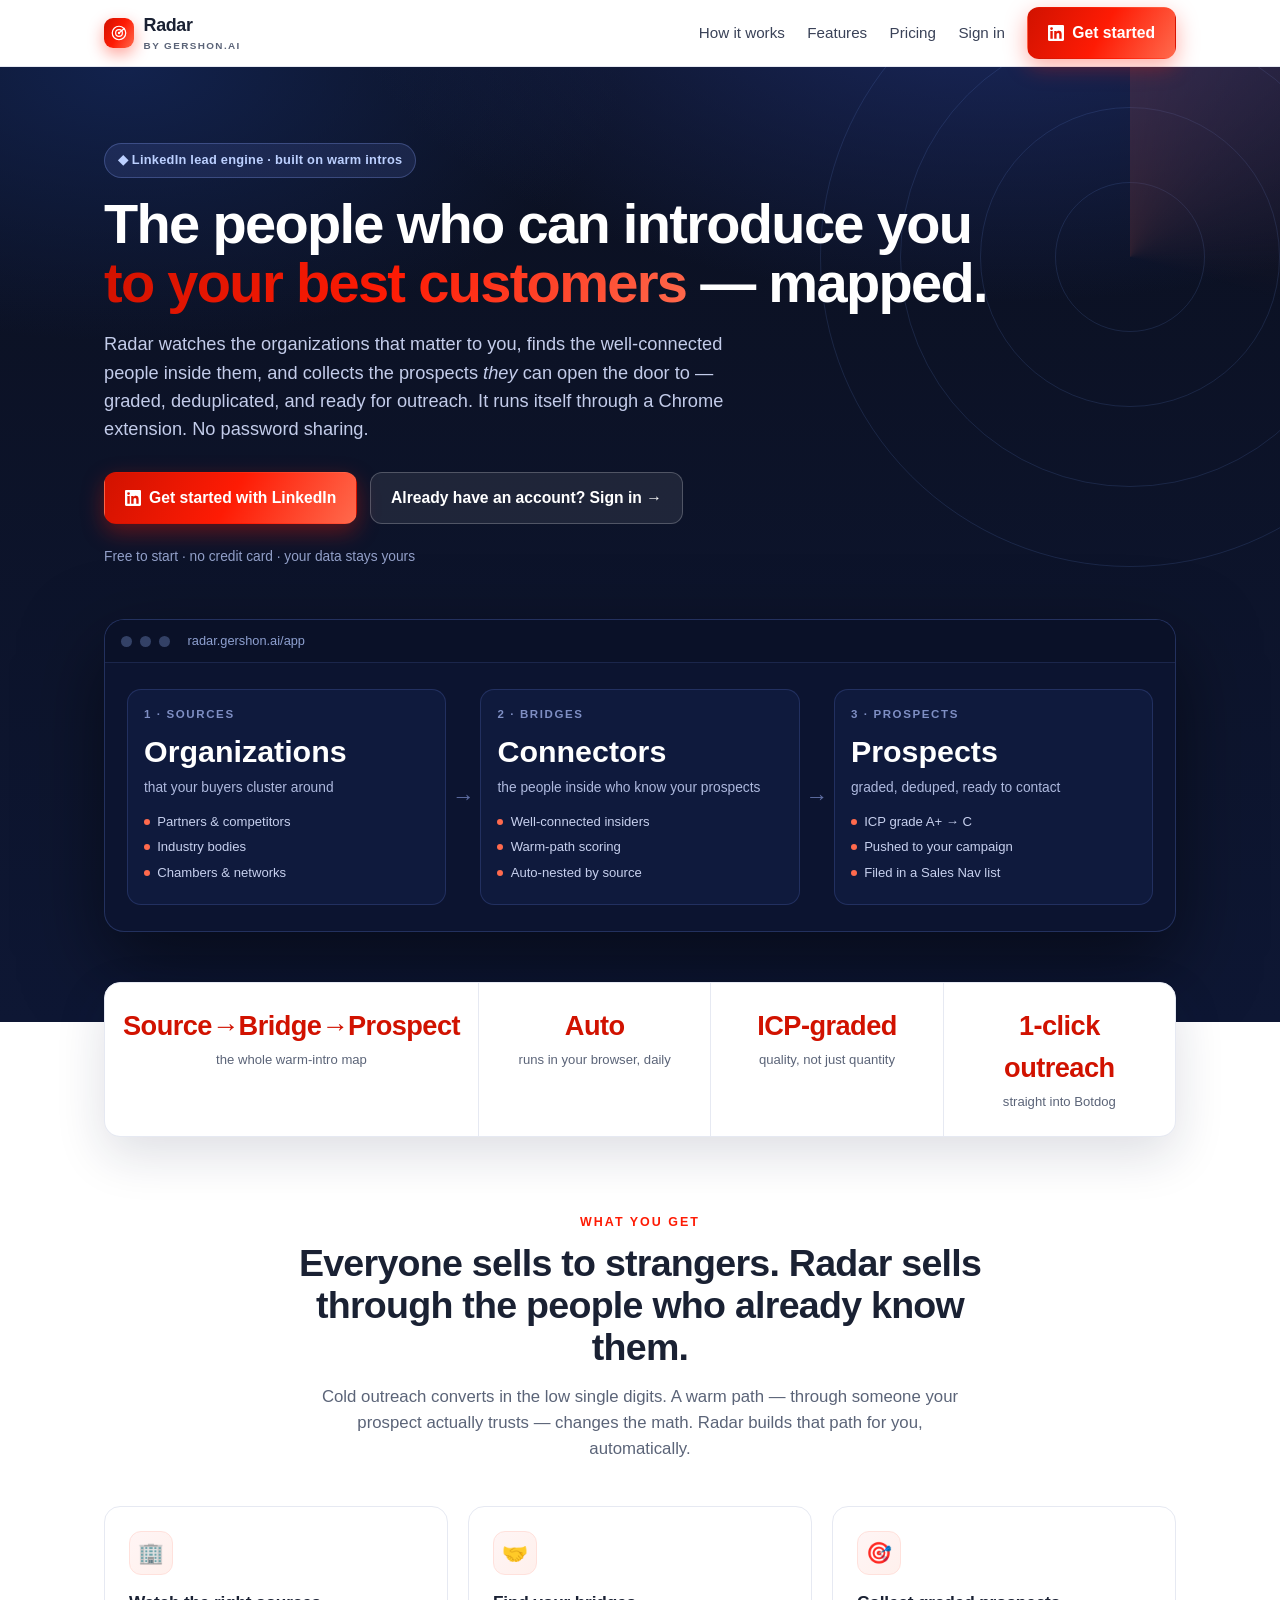
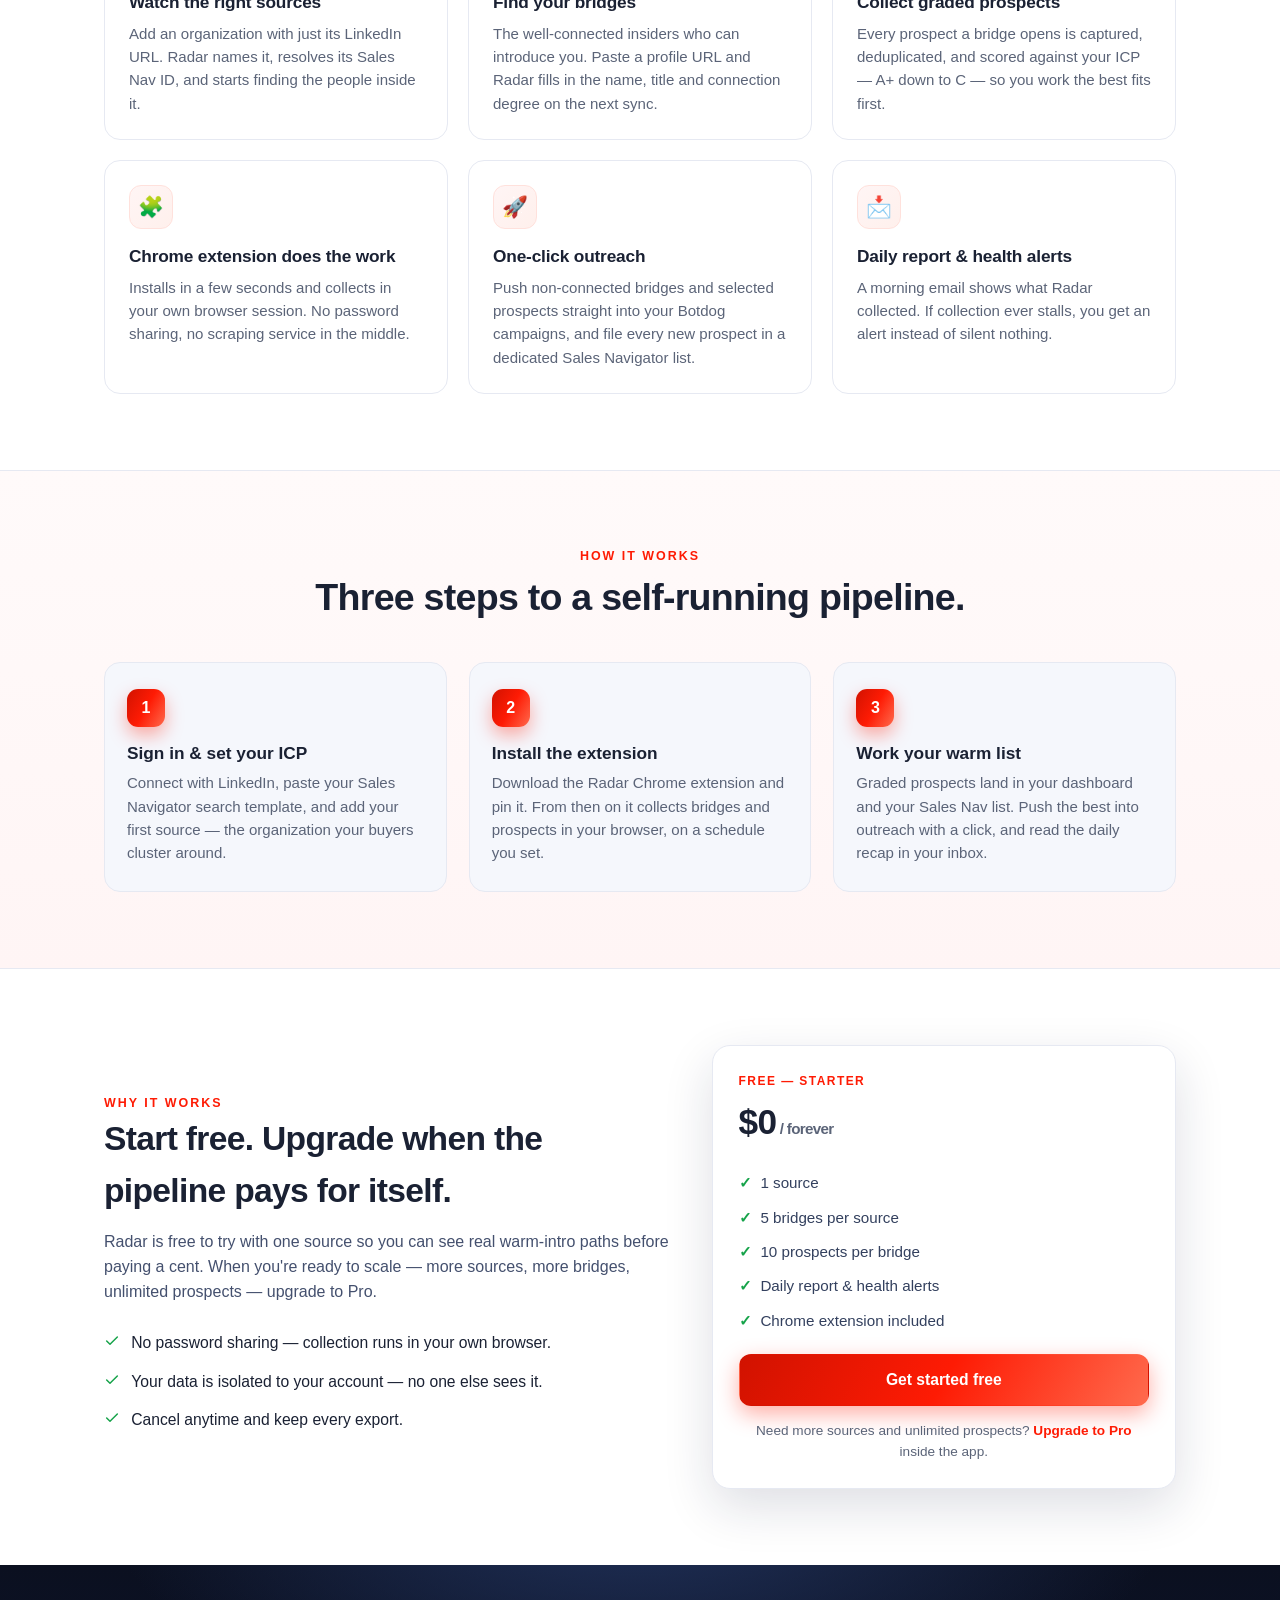
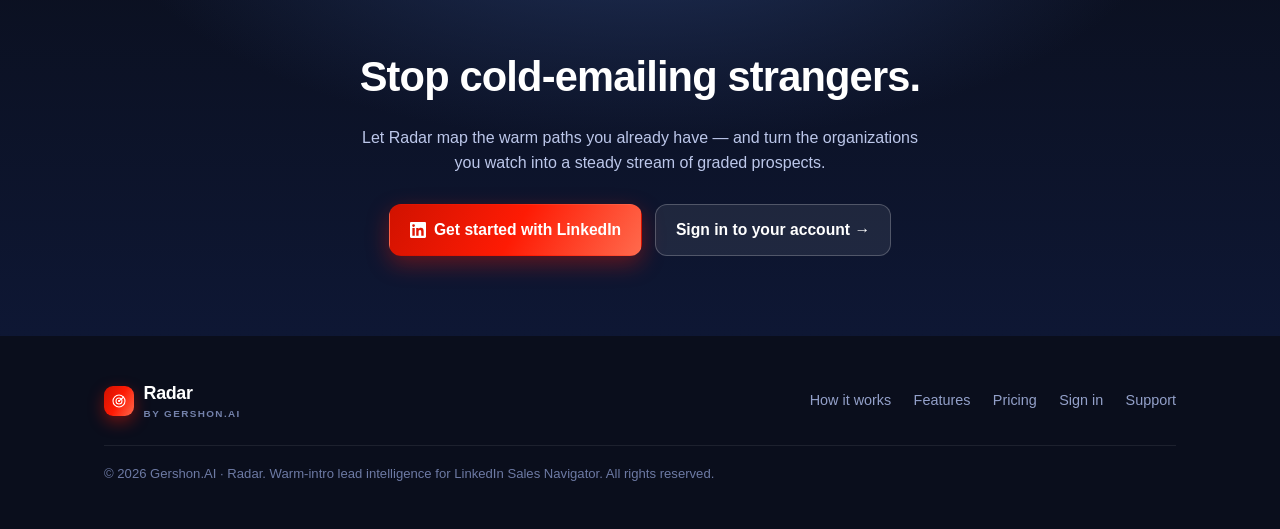
<file: index.html>
<!DOCTYPE html>
<html lang="en">
<head>
<meta charset="UTF-8" />
<meta name="viewport" content="width=device-width, initial-scale=1.0" />
<title>Radar by Gershon.AI — Warm intros to your ideal customers</title>
<meta name="description" content="Radar maps the people who can introduce you to your ideal customers. Watch the right organizations, find the bridges inside them, and collect graded prospects — automatically, through a Chrome extension." />
<meta property="og:title" content="Radar — Warm intros to your ideal customers" />
<meta property="og:description" content="Source → Bridge → Prospect. Radar turns the organizations you watch into a steady stream of graded, ready-to-contact prospects." />
<meta property="og:type" content="website" />
<meta property="og:url" content="https://radar.gershon.ai" />
<link rel="icon" href="/favicon.svg" type="image/svg+xml" />
<style>
  :root{
    --bg:#0b1020; --bg2:#0e1530; --ink:#0b1020; --paper:#ffffff;
    --muted:#5b6478; --line:#e6e9f2; --soft:#f5f7fc;
    --brand:#FE1B04; --brand2:#ff6a4d; --brand-ink:#d11200;
    --grad:linear-gradient(120deg,#d11200 0%,#FE1B04 50%,#ff6a4d 100%);
    --ok:#16a34a; --shadow:0 18px 50px rgba(18,28,64,.14);
    --radius:16px;
  }
  *{box-sizing:border-box}
  html{scroll-behavior:smooth}
  body{margin:0;font-family:-apple-system,BlinkMacSystemFont,"Segoe UI",Inter,Roboto,Helvetica,Arial,sans-serif;color:#1a2133;background:var(--paper);line-height:1.55;-webkit-font-smoothing:antialiased}
  a{color:inherit;text-decoration:none}
  .wrap{max-width:1120px;margin:0 auto;padding:0 24px}
  .btn{display:inline-flex;align-items:center;gap:.5rem;font-weight:600;font-size:.98rem;padding:.8rem 1.25rem;border-radius:12px;border:1px solid transparent;cursor:pointer;transition:.18s;white-space:nowrap}
  .btn-primary{background:var(--grad);color:#fff;box-shadow:0 8px 22px rgba(254,27,4,.35)}
  .btn-primary:hover{transform:translateY(-1px);box-shadow:0 12px 28px rgba(254,27,4,.45)}
  .btn-ghost{background:#fff;border-color:var(--line);color:#1a2133}
  .btn-ghost:hover{border-color:#c8cfe6;background:var(--soft)}
  .btn-lite{background:rgba(255,255,255,.08);border-color:rgba(255,255,255,.22);color:#fff}
  .btn-lite:hover{background:rgba(255,255,255,.16)}
  .li{width:16px;height:16px;flex:none}

  header{position:sticky;top:0;z-index:40;backdrop-filter:saturate(180%) blur(12px);background:rgba(255,255,255,.82);border-bottom:1px solid var(--line)}
  .nav{display:flex;align-items:center;justify-content:space-between;height:66px}
  .brand{display:flex;align-items:center;gap:.6rem;font-weight:800;font-size:1.12rem;letter-spacing:-.02em}
  .brand .dot{width:30px;height:30px;border-radius:9px;background:var(--grad);display:grid;place-items:center;box-shadow:0 6px 16px rgba(254,27,4,.4)}
  .brand small{display:block;font-weight:600;font-size:.62rem;letter-spacing:.14em;color:var(--muted);text-transform:uppercase;margin-top:-2px}
  .nav-links{display:flex;align-items:center;gap:1.4rem}
  .nav-links a.link{color:#3a4258;font-weight:500;font-size:.95rem}
  .nav-links a.link:hover{color:var(--brand-ink)}
  @media(max-width:720px){.nav-links a.link{display:none}}

  .hero{position:relative;overflow:hidden;background:radial-gradient(1200px 600px at 78% -10%,#1b2a63 0,transparent 55%),radial-gradient(900px 500px at 10% 0,#12224d 0,transparent 55%),linear-gradient(180deg,#0b1020,#0e1734);color:#eaf0ff}
  .hero .wrap{padding:76px 24px 90px;position:relative;z-index:2}
  .kicker{display:inline-flex;align-items:center;gap:.5rem;font-size:.8rem;font-weight:600;letter-spacing:.02em;color:#bcd0ff;background:rgba(120,150,255,.12);border:1px solid rgba(140,165,255,.28);padding:.4rem .8rem;border-radius:999px}
  .hero h1{font-size:clamp(2.1rem,5vw,3.5rem);line-height:1.05;letter-spacing:-.03em;margin:1.1rem 0 0;font-weight:800;color:#fff}
  .hero h1 .g{background:var(--grad);-webkit-background-clip:text;background-clip:text;color:transparent}
  .hero p.sub{font-size:1.14rem;color:#c3ccea;max-width:640px;margin:1.1rem 0 0}
  .cta-row{display:flex;flex-wrap:wrap;gap:.8rem;margin-top:1.8rem}
  .trust{margin-top:1.4rem;font-size:.86rem;color:#93a0c9}
  .rings{position:absolute;right:-160px;top:-120px;width:620px;height:620px;opacity:.5;z-index:1;pointer-events:none}
  .rings span{position:absolute;inset:0;margin:auto;border:1px solid rgba(120,160,255,.28);border-radius:50%}
  .rings span:nth-child(1){width:620px;height:620px}
  .rings span:nth-child(2){width:460px;height:460px}
  .rings span:nth-child(3){width:300px;height:300px}
  .rings span:nth-child(4){width:150px;height:150px}
  .sweep{position:absolute;inset:0;margin:auto;width:620px;height:620px;border-radius:50%;background:conic-gradient(from 0deg,rgba(255,106,77,.28),transparent 30%);animation:spin 6s linear infinite}
  @keyframes spin{to{transform:rotate(360deg)}}

  .mock{margin-top:3.2rem;position:relative;z-index:2;background:#0c1430;border:1px solid rgba(120,150,255,.22);border-radius:20px;box-shadow:0 30px 80px rgba(0,0,0,.5);overflow:hidden}
  .mock .bar{display:flex;align-items:center;gap:.5rem;padding:.7rem 1rem;border-bottom:1px solid rgba(120,150,255,.16);background:#0a1128}
  .mock .bar i{width:11px;height:11px;border-radius:50%;background:#334166;display:inline-block}
  .mock .bar .u{margin-left:.6rem;font-size:.8rem;color:#8ea0d0}
  .flow{display:grid;grid-template-columns:1fr auto 1fr auto 1fr;gap:0;align-items:stretch;padding:26px 22px}
  @media(max-width:760px){.flow{grid-template-columns:1fr;gap:14px}.flow .arrow{display:none}}
  .stage{background:#0f1a3d;border:1px solid rgba(120,150,255,.18);border-radius:14px;padding:16px 16px 18px}
  .stage h4{margin:0;font-size:.72rem;letter-spacing:.14em;text-transform:uppercase;color:#7f8fc4}
  .stage .big{font-size:1.9rem;font-weight:800;color:#fff;margin:.25rem 0 .1rem}
  .stage .lbl{font-size:.86rem;color:#aeb9de}
  .stage ul{margin:.7rem 0 0;padding:0;list-style:none;font-size:.82rem;color:#c7d0ee}
  .stage ul li{display:flex;align-items:center;gap:.45rem;padding:.16rem 0}
  .stage ul li::before{content:"";width:6px;height:6px;border-radius:50%;background:var(--brand2)}
  .arrow{display:grid;place-items:center;color:#5f6ea3;font-size:1.4rem;padding:0 6px}

  .stats{display:grid;grid-template-columns:repeat(4,1fr);gap:1px;background:var(--line);border:1px solid var(--line);border-radius:16px;overflow:hidden;margin-top:-40px;position:relative;z-index:5;box-shadow:var(--shadow)}
  @media(max-width:720px){.stats{grid-template-columns:repeat(2,1fr)}}
  .stat{background:#fff;padding:22px 18px;text-align:center}
  .stat b{display:block;font-size:1.7rem;font-weight:800;letter-spacing:-.02em;color:var(--brand-ink)}
  .stat span{font-size:.82rem;color:var(--muted)}

  section.pad{padding:76px 0}
  .eyebrow{text-align:center;font-size:.78rem;font-weight:700;letter-spacing:.16em;text-transform:uppercase;color:var(--brand)}
  h2.sec{text-align:center;font-size:clamp(1.6rem,3.4vw,2.35rem);line-height:1.12;letter-spacing:-.02em;margin:.6rem auto 0;max-width:720px;font-weight:800}
  p.lead{text-align:center;color:var(--muted);max-width:640px;margin:1rem auto 0;font-size:1.05rem}

  .grid3{display:grid;grid-template-columns:repeat(3,1fr);gap:20px;margin-top:44px}
  @media(max-width:900px){.grid3{grid-template-columns:1fr 1fr}}
  @media(max-width:600px){.grid3{grid-template-columns:1fr}}
  .card{background:#fff;border:1px solid var(--line);border-radius:var(--radius);padding:24px;transition:.18s}
  .card:hover{border-color:#c9d2ee;box-shadow:var(--shadow);transform:translateY(-2px)}
  .card .ic{width:44px;height:44px;border-radius:12px;display:grid;place-items:center;font-size:1.3rem;background:linear-gradient(135deg,#fff5f5,#fff0ec);border:1px solid #ffe1dc}
  .card h3{margin:.9rem 0 .35rem;font-size:1.08rem;letter-spacing:-.01em}
  .card p{margin:0;color:var(--muted);font-size:.94rem}

  .steps{display:grid;grid-template-columns:repeat(3,1fr);gap:22px;margin-top:44px}
  @media(max-width:820px){.steps{grid-template-columns:1fr}}
  .step{position:relative;padding:26px 22px;background:var(--soft);border:1px solid var(--line);border-radius:var(--radius)}
  .step .n{width:38px;height:38px;border-radius:11px;background:var(--grad);color:#fff;font-weight:800;display:grid;place-items:center;box-shadow:0 8px 18px rgba(254,27,4,.35)}
  .step h3{margin:.8rem 0 .3rem;font-size:1.08rem}
  .step p{margin:0;color:var(--muted);font-size:.94rem}

  .band{background:linear-gradient(180deg,#fffafa,#fff5f5);border-top:1px solid var(--line);border-bottom:1px solid var(--line)}
  .why{display:grid;grid-template-columns:1.1fr .9fr;gap:40px;align-items:center}
  @media(max-width:820px){.why{grid-template-columns:1fr}}
  .why h2{font-size:clamp(1.5rem,3vw,2.1rem);letter-spacing:-.02em;margin:0 0 .8rem;font-weight:800}
  .why p{color:#44506e;margin:.6rem 0}
  .checklist{list-style:none;margin:1.2rem 0 0;padding:0}
  .checklist li{display:flex;gap:.7rem;align-items:flex-start;padding:.45rem 0;font-size:.98rem}
  .checklist li svg{flex:none;margin-top:2px}
  .pricecard{background:#fff;border:1px solid var(--line);border-radius:18px;box-shadow:var(--shadow);padding:26px}
  .pricecard .tag{font-size:.75rem;font-weight:700;letter-spacing:.12em;text-transform:uppercase;color:var(--brand)}
  .pricecard .amt{font-size:2.2rem;font-weight:800;letter-spacing:-.02em;margin:.3rem 0}
  .pricecard .amt small{font-size:.95rem;font-weight:600;color:var(--muted)}
  .pricecard ul{list-style:none;margin:1rem 0;padding:0}
  .pricecard ul li{display:flex;gap:.55rem;align-items:center;padding:.34rem 0;font-size:.95rem;color:#33405e}
  .pricecard ul li::before{content:"✓";color:var(--ok);font-weight:800}

  .final{background:radial-gradient(900px 420px at 50% -20%,#22345f 0,transparent 60%),linear-gradient(180deg,#0b1020,#0e1734);color:#fff;text-align:center}
  .final .wrap{padding:80px 24px}
  .final h2{font-size:clamp(1.7rem,3.6vw,2.6rem);letter-spacing:-.02em;margin:0;font-weight:800}
  .final p{color:#bcc7ea;max-width:560px;margin:1rem auto 0}
  .final .cta-row{justify-content:center}

  footer{background:#0a0e1c;color:#93a0c9;font-size:.9rem}
  footer .wrap{padding:44px 24px;display:flex;flex-wrap:wrap;gap:24px;justify-content:space-between;align-items:center}
  footer .brand{color:#fff}
  footer .brand small{color:#7482ab}
  footer a.link:hover{color:#fff}
  .foot-links{display:flex;gap:1.4rem;flex-wrap:wrap}
  .copy{width:100%;border-top:1px solid rgba(255,255,255,.08);padding-top:18px;color:#6d7aa4;font-size:.82rem}
</style>
</head>
<body>

<header>
  <div class="wrap nav">
    <a class="brand" href="/">
      <span class="dot">
        <svg width="18" height="18" viewBox="0 0 24 24" fill="none"><circle cx="12" cy="12" r="9" stroke="#fff" stroke-width="1.6"/><circle cx="12" cy="12" r="4.5" stroke="#fff" stroke-width="1.6"/><circle cx="12" cy="12" r="1.6" fill="#fff"/><path d="M12 12L19 6" stroke="#fff" stroke-width="1.6" stroke-linecap="round"/></svg>
      </span>
      <span>Radar<small>by Gershon.AI</small></span>
    </a>
    <nav class="nav-links">
      <a class="link" href="#how">How it works</a>
      <a class="link" href="#features">Features</a>
      <a class="link" href="#pricing">Pricing</a>
      <a class="link" href="/api/auth/linkedin/login">Sign in</a>
      <a class="btn btn-primary" href="/api/auth/linkedin/login">
        <svg class="li" viewBox="0 0 24 24" fill="currentColor"><path d="M20.45 20.45h-3.56v-5.57c0-1.33-.02-3.04-1.85-3.04-1.85 0-2.14 1.45-2.14 2.94v5.67H9.34V9h3.42v1.56h.05c.48-.9 1.64-1.85 3.37-1.85 3.6 0 4.27 2.37 4.27 5.46v6.28zM5.34 7.43a2.07 2.07 0 1 1 0-4.14 2.07 2.07 0 0 1 0 4.14zM7.12 20.45H3.55V9h3.57v11.45zM22.22 0H1.77C.79 0 0 .77 0 1.72v20.56C0 23.23.79 24 1.77 24h20.45c.98 0 1.78-.77 1.78-1.72V1.72C24 .77 23.2 0 22.22 0z"/></svg>
        Get started
      </a>
    </nav>
  </div>
</header>

<section class="hero">
  <div class="rings"><span></span><span></span><span></span><span></span><div class="sweep"></div></div>
  <div class="wrap">
    <span class="kicker">◆ LinkedIn lead engine · built on warm intros</span>
    <h1>The people who can introduce you<br/><span class="g">to your best customers</span> — mapped.</h1>
    <p class="sub">Radar watches the organizations that matter to you, finds the well-connected people inside them, and collects the prospects <em>they</em> can open the door to — graded, deduplicated, and ready for outreach. It runs itself through a Chrome extension. No password sharing.</p>
    <div class="cta-row">
      <a class="btn btn-primary" href="/api/auth/linkedin/login">
        <svg class="li" viewBox="0 0 24 24" fill="currentColor"><path d="M20.45 20.45h-3.56v-5.57c0-1.33-.02-3.04-1.85-3.04-1.85 0-2.14 1.45-2.14 2.94v5.67H9.34V9h3.42v1.56h.05c.48-.9 1.64-1.85 3.37-1.85 3.6 0 4.27 2.37 4.27 5.46v6.28zM5.34 7.43a2.07 2.07 0 1 1 0-4.14 2.07 2.07 0 0 1 0 4.14zM7.12 20.45H3.55V9h3.57v11.45zM22.22 0H1.77C.79 0 0 .77 0 1.72v20.56C0 23.23.79 24 1.77 24h20.45c.98 0 1.78-.77 1.78-1.72V1.72C24 .77 23.2 0 22.22 0z"/></svg>
        Get started with LinkedIn
      </a>
      <a class="btn btn-lite" href="/api/auth/linkedin/login">Already have an account? Sign in →</a>
    </div>
    <div class="trust">Free to start · no credit card · your data stays yours</div>

    <div class="mock">
      <div class="bar"><i></i><i></i><i></i><span class="u">radar.gershon.ai/app</span></div>
      <div class="flow">
        <div class="stage">
          <h4>1 · Sources</h4>
          <div class="big">Organizations</div>
          <div class="lbl">that your buyers cluster around</div>
          <ul><li>Partners &amp; competitors</li><li>Industry bodies</li><li>Chambers &amp; networks</li></ul>
        </div>
        <div class="arrow">→</div>
        <div class="stage">
          <h4>2 · Bridges</h4>
          <div class="big">Connectors</div>
          <div class="lbl">the people inside who know your prospects</div>
          <ul><li>Well-connected insiders</li><li>Warm-path scoring</li><li>Auto-nested by source</li></ul>
        </div>
        <div class="arrow">→</div>
        <div class="stage">
          <h4>3 · Prospects</h4>
          <div class="big">Prospects</div>
          <div class="lbl">graded, deduped, ready to contact</div>
          <ul><li>ICP grade A+ → C</li><li>Pushed to your campaign</li><li>Filed in a Sales Nav list</li></ul>
        </div>
      </div>
    </div>
  </div>
</section>

<div class="wrap">
  <div class="stats">
    <div class="stat"><b>Source→Bridge→Prospect</b><span>the whole warm-intro map</span></div>
    <div class="stat"><b>Auto</b><span>runs in your browser, daily</span></div>
    <div class="stat"><b>ICP-graded</b><span>quality, not just quantity</span></div>
    <div class="stat"><b>1-click outreach</b><span>straight into Botdog</span></div>
  </div>
</div>

<section class="pad" id="features">
  <div class="wrap">
    <div class="eyebrow">What you get</div>
    <h2 class="sec">Everyone sells to strangers. Radar sells through the people who already know them.</h2>
    <p class="lead">Cold outreach converts in the low single digits. A warm path — through someone your prospect actually trusts — changes the math. Radar builds that path for you, automatically.</p>
    <div class="grid3">
      <div class="card"><div class="ic">🏢</div><h3>Watch the right sources</h3><p>Add an organization with just its LinkedIn URL. Radar names it, resolves its Sales Nav ID, and starts finding the people inside it.</p></div>
      <div class="card"><div class="ic">🤝</div><h3>Find your bridges</h3><p>The well-connected insiders who can introduce you. Paste a profile URL and Radar fills in the name, title and connection degree on the next sync.</p></div>
      <div class="card"><div class="ic">🎯</div><h3>Collect graded prospects</h3><p>Every prospect a bridge opens is captured, deduplicated, and scored against your ICP — A+ down to C — so you work the best fits first.</p></div>
      <div class="card"><div class="ic">🧩</div><h3>Chrome extension does the work</h3><p>Installs in a few seconds and collects in your own browser session. No password sharing, no scraping service in the middle.</p></div>
      <div class="card"><div class="ic">🚀</div><h3>One-click outreach</h3><p>Push non-connected bridges and selected prospects straight into your Botdog campaigns, and file every new prospect in a dedicated Sales Navigator list.</p></div>
      <div class="card"><div class="ic">📩</div><h3>Daily report &amp; health alerts</h3><p>A morning email shows what Radar collected. If collection ever stalls, you get an alert instead of silent nothing.</p></div>
    </div>
  </div>
</section>

<section class="pad band" id="how">
  <div class="wrap">
    <div class="eyebrow">How it works</div>
    <h2 class="sec">Three steps to a self-running pipeline.</h2>
    <div class="steps">
      <div class="step"><div class="n">1</div><h3>Sign in &amp; set your ICP</h3><p>Connect with LinkedIn, paste your Sales Navigator search template, and add your first source — the organization your buyers cluster around.</p></div>
      <div class="step"><div class="n">2</div><h3>Install the extension</h3><p>Download the Radar Chrome extension and pin it. From then on it collects bridges and prospects in your browser, on a schedule you set.</p></div>
      <div class="step"><div class="n">3</div><h3>Work your warm list</h3><p>Graded prospects land in your dashboard and your Sales Nav list. Push the best into outreach with a click, and read the daily recap in your inbox.</p></div>
    </div>
  </div>
</section>

<section class="pad" id="pricing">
  <div class="wrap why">
    <div>
      <div class="eyebrow" style="text-align:left">Why it works</div>
      <h2>Start free. Upgrade when the pipeline pays for itself.</h2>
      <p>Radar is free to try with one source so you can see real warm-intro paths before paying a cent. When you're ready to scale — more sources, more bridges, unlimited prospects — upgrade to Pro.</p>
      <ul class="checklist">
        <li><svg class="li" width="18" height="18" viewBox="0 0 24 24" fill="none"><path d="M20 6L9 17l-5-5" stroke="#16a34a" stroke-width="2.2" stroke-linecap="round" stroke-linejoin="round"/></svg><span>No password sharing — collection runs in your own browser.</span></li>
        <li><svg class="li" width="18" height="18" viewBox="0 0 24 24" fill="none"><path d="M20 6L9 17l-5-5" stroke="#16a34a" stroke-width="2.2" stroke-linecap="round" stroke-linejoin="round"/></svg><span>Your data is isolated to your account — no one else sees it.</span></li>
        <li><svg class="li" width="18" height="18" viewBox="0 0 24 24" fill="none"><path d="M20 6L9 17l-5-5" stroke="#16a34a" stroke-width="2.2" stroke-linecap="round" stroke-linejoin="round"/></svg><span>Cancel anytime and keep every export.</span></li>
      </ul>
    </div>
    <div class="pricecard">
      <div class="tag">Free — Starter</div>
      <div class="amt">$0<small> / forever</small></div>
      <ul>
        <li>1 source</li>
        <li>5 bridges per source</li>
        <li>10 prospects per bridge</li>
        <li>Daily report &amp; health alerts</li>
        <li>Chrome extension included</li>
      </ul>
      <a class="btn btn-primary" style="width:100%;justify-content:center" href="/api/auth/linkedin/login">Get started free</a>
      <p style="text-align:center;color:var(--muted);font-size:.85rem;margin:.9rem 0 0">Need more sources and unlimited prospects? <a href="/api/auth/linkedin/login" style="color:var(--brand);font-weight:600">Upgrade to Pro</a> inside the app.</p>
    </div>
  </div>
</section>

<section class="final">
  <div class="wrap">
    <h2>Stop cold-emailing strangers.</h2>
    <p>Let Radar map the warm paths you already have — and turn the organizations you watch into a steady stream of graded prospects.</p>
    <div class="cta-row">
      <a class="btn btn-primary" href="/api/auth/linkedin/login">
        <svg class="li" viewBox="0 0 24 24" fill="currentColor"><path d="M20.45 20.45h-3.56v-5.57c0-1.33-.02-3.04-1.85-3.04-1.85 0-2.14 1.45-2.14 2.94v5.67H9.34V9h3.42v1.56h.05c.48-.9 1.64-1.85 3.37-1.85 3.6 0 4.27 2.37 4.27 5.46v6.28zM5.34 7.43a2.07 2.07 0 1 1 0-4.14 2.07 2.07 0 0 1 0 4.14zM7.12 20.45H3.55V9h3.57v11.45zM22.22 0H1.77C.79 0 0 .77 0 1.72v20.56C0 23.23.79 24 1.77 24h20.45c.98 0 1.78-.77 1.78-1.72V1.72C24 .77 23.2 0 22.22 0z"/></svg>
        Get started with LinkedIn
      </a>
      <a class="btn btn-lite" href="/api/auth/linkedin/login">Sign in to your account →</a>
    </div>
  </div>
</section>

<footer>
  <div class="wrap">
    <a class="brand" href="/">
      <span class="dot"><svg width="16" height="16" viewBox="0 0 24 24" fill="none"><circle cx="12" cy="12" r="9" stroke="#fff" stroke-width="1.6"/><circle cx="12" cy="12" r="4.5" stroke="#fff" stroke-width="1.6"/><circle cx="12" cy="12" r="1.6" fill="#fff"/><path d="M12 12L19 6" stroke="#fff" stroke-width="1.6" stroke-linecap="round"/></svg></span>
      <span>Radar<small>by Gershon.AI</small></span>
    </a>
    <div class="foot-links">
      <a class="link" href="#how">How it works</a>
      <a class="link" href="#features">Features</a>
      <a class="link" href="#pricing">Pricing</a>
      <a class="link" href="/api/auth/linkedin/login">Sign in</a>
      <a class="link" href="mailto:support@gershonconsulting.com">Support</a>
    </div>
    <div class="copy">© 2026 Gershon.AI · Radar. Warm-intro lead intelligence for LinkedIn Sales Navigator. All rights reserved.</div>
  </div>
</footer>

</body>
</html>
</file>
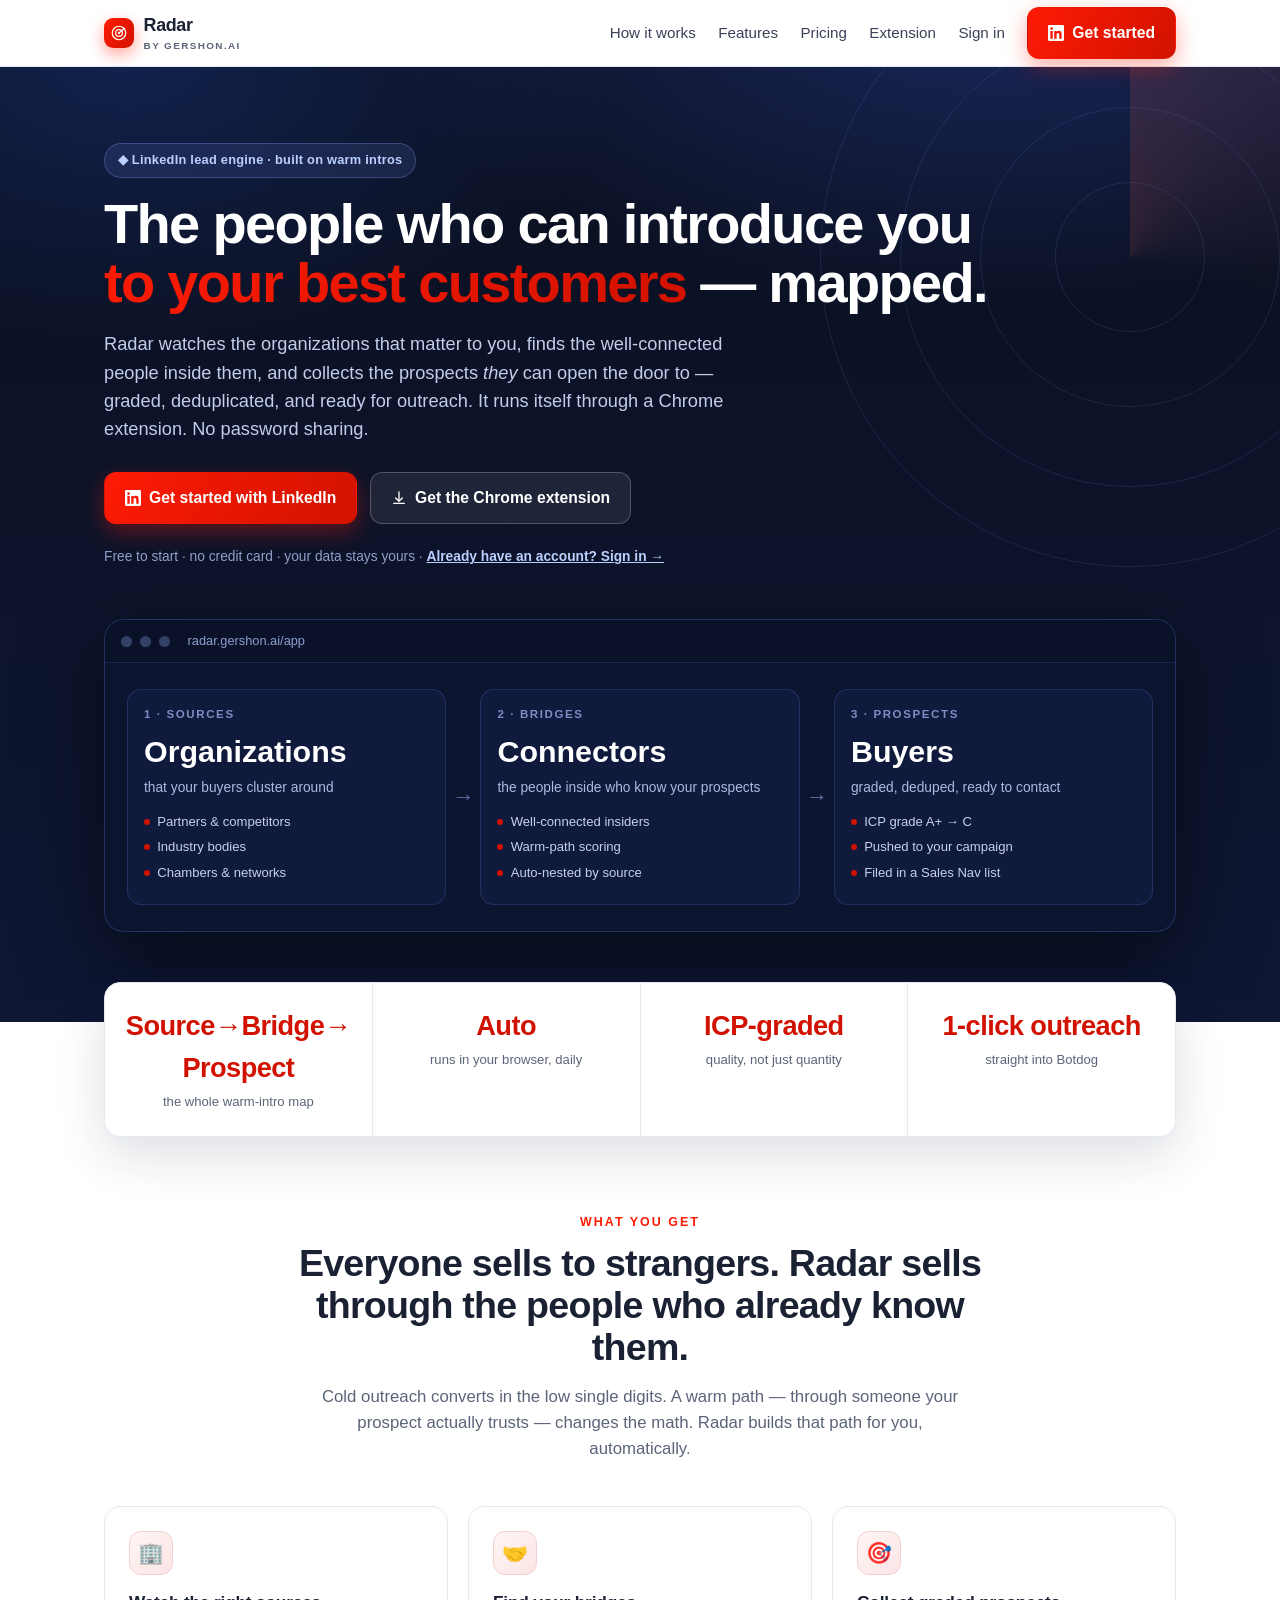
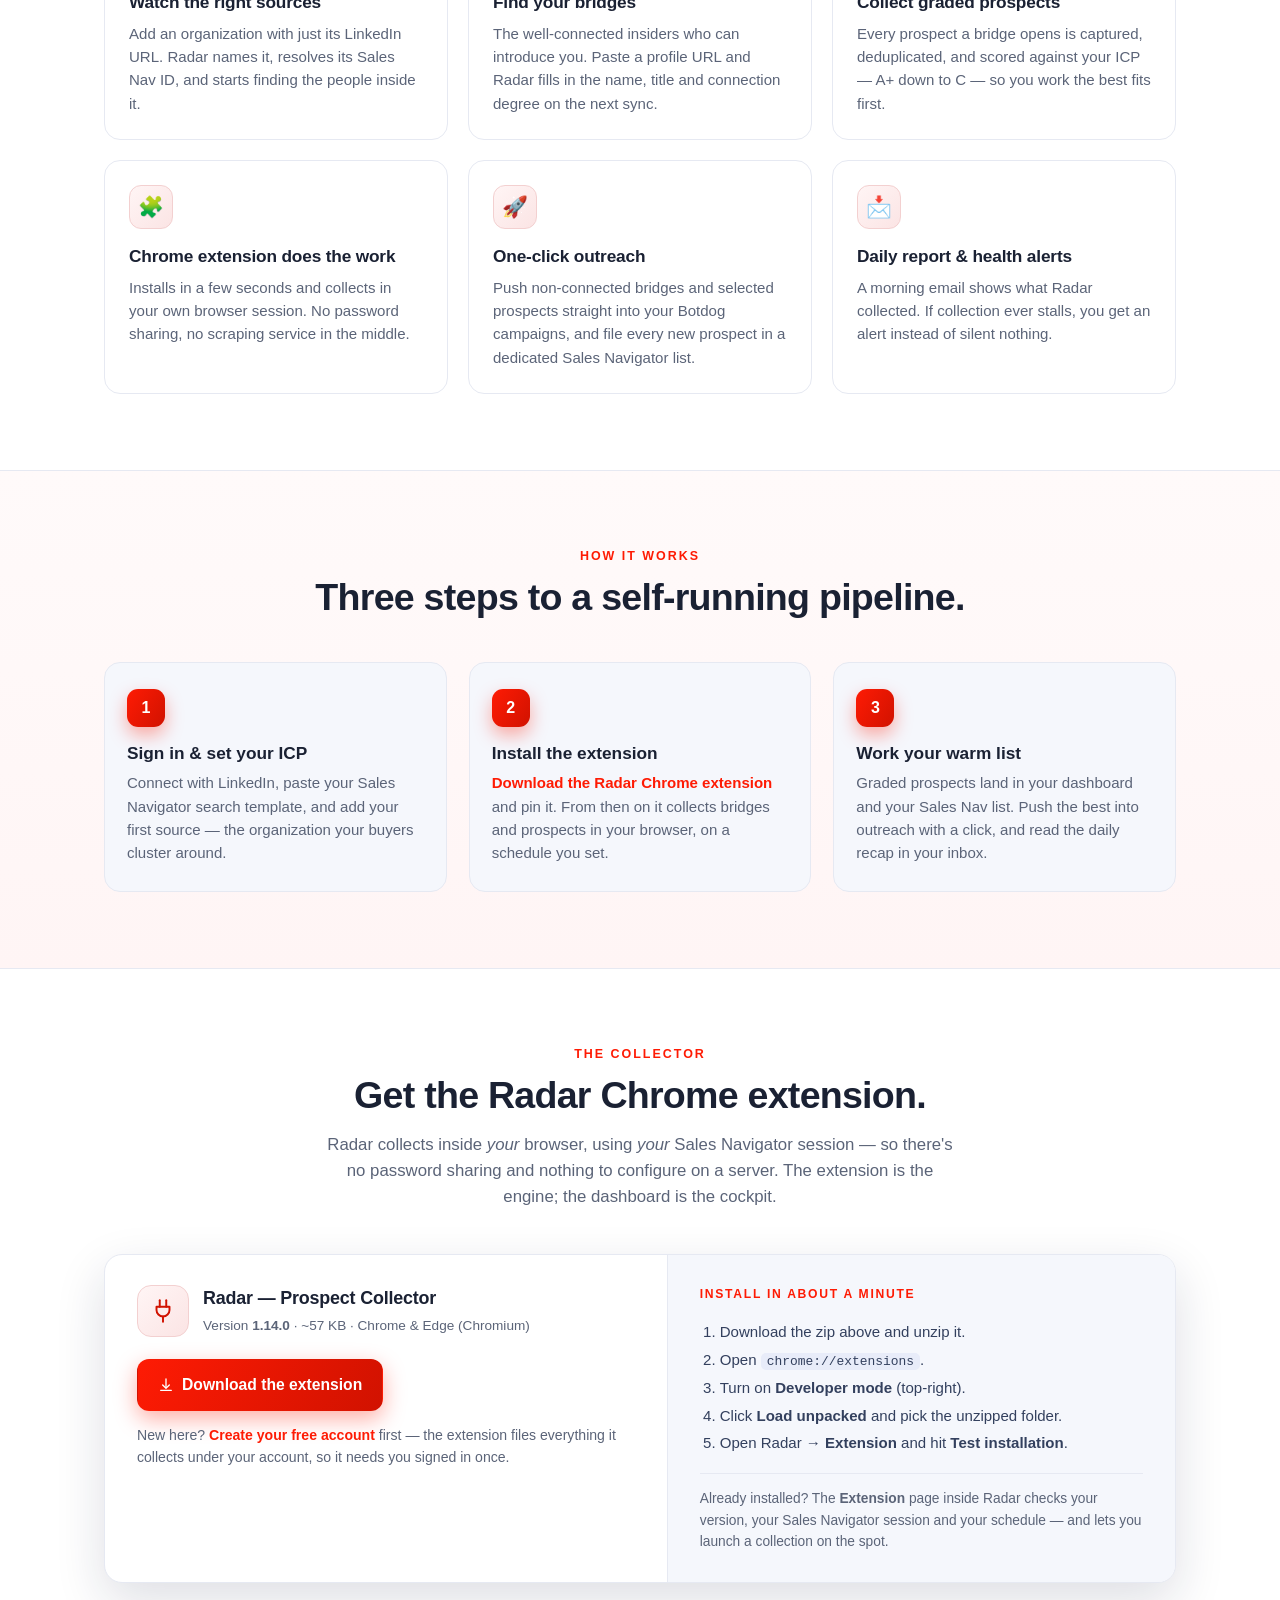
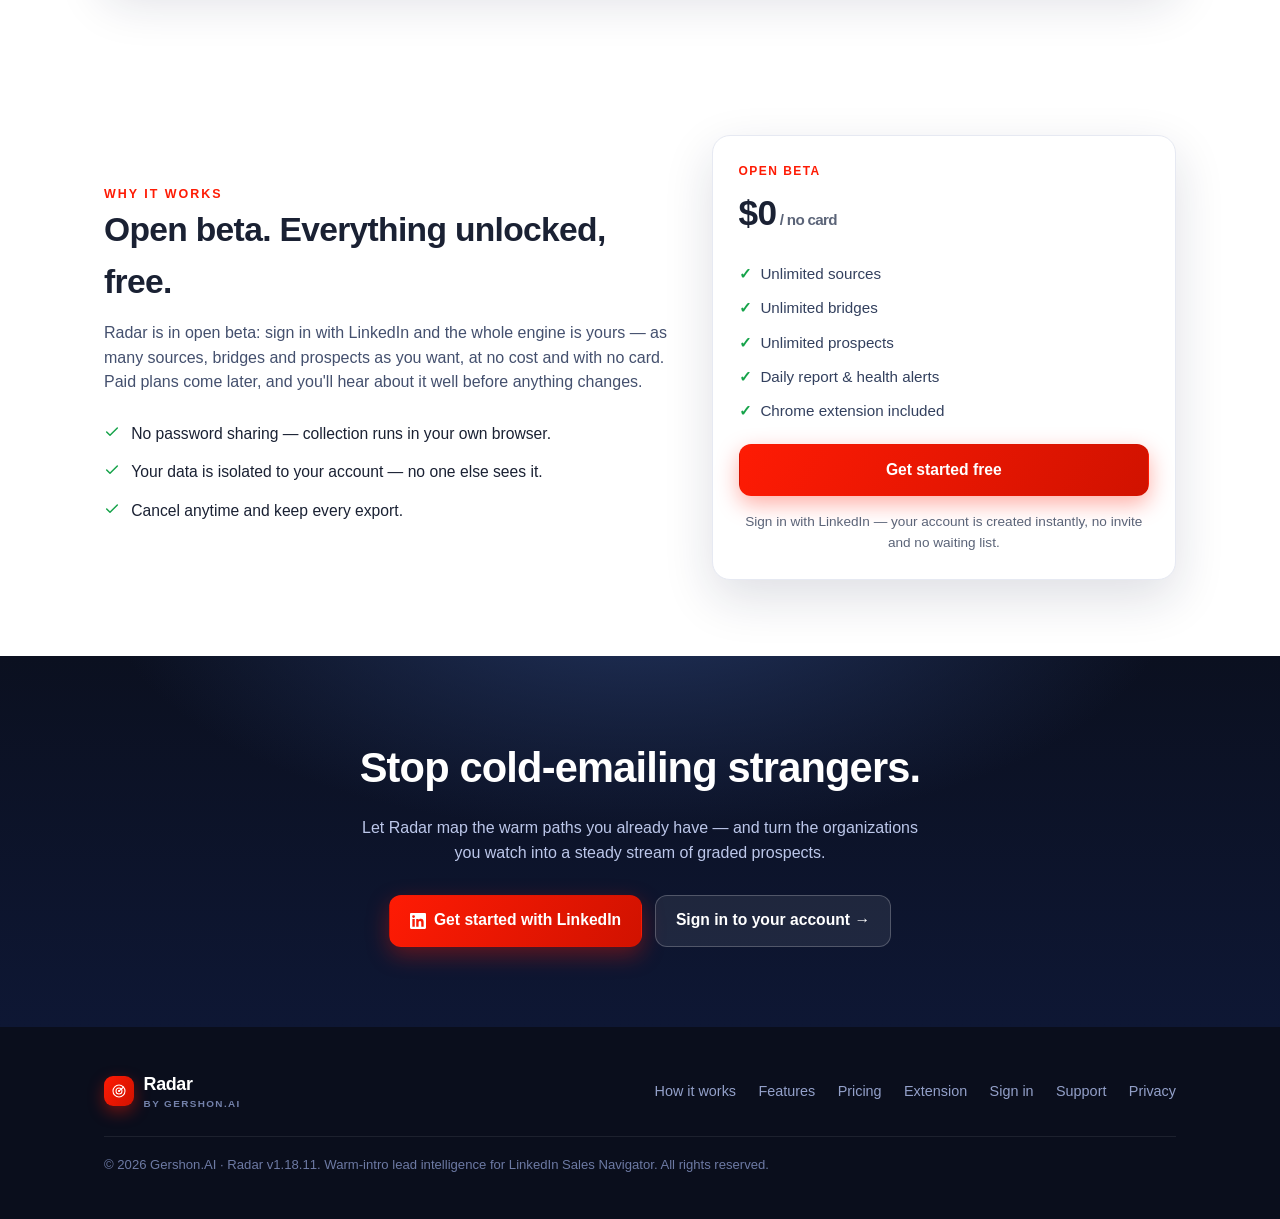
<file: app/index.html>
<!DOCTYPE html>
<html lang="en">
<head>
<meta charset="UTF-8" />
<meta name="viewport" content="width=device-width, initial-scale=1.0" />
<title>Radar by Gershon.AI — Warm intros to your ideal customers</title>
<meta name="description" content="Radar maps the people who can introduce you to your ideal customers. Watch the right organizations, find the bridges inside them, and collect graded prospects — automatically, through a Chrome extension." />
<meta property="og:title" content="Radar — Warm intros to your ideal customers" />
<meta property="og:description" content="Source → Bridge → Prospect. Radar turns the organizations you watch into a steady stream of graded, ready-to-contact prospects." />
<meta property="og:type" content="website" />
<meta property="og:url" content="https://radar.gershon.ai" />
<link rel="icon" href="/favicon.svg" type="image/svg+xml" />
<style>
  :root{
    --bg:#0b1020; --bg2:#0e1530; --ink:#0b1020; --paper:#ffffff;
    --muted:#5b6478; --line:#e6e9f2; --soft:#f5f7fc;
    --brand:#FE1B04; --brand2:#d11200; --brand-ink:#d11200;
    --grad:linear-gradient(120deg,#FE1B04 0%,#d11200 100%);
    --ok:#16a34a; --shadow:0 18px 50px rgba(18,28,64,.14);
    --radius:16px;
  }
  *{box-sizing:border-box}
  html{scroll-behavior:smooth}
  body{margin:0;font-family:-apple-system,BlinkMacSystemFont,"Segoe UI",Inter,Roboto,Helvetica,Arial,sans-serif;color:#1a2133;background:var(--paper);line-height:1.55;-webkit-font-smoothing:antialiased}
  a{color:inherit;text-decoration:none}
  .wrap{max-width:1120px;margin:0 auto;padding:0 24px}
  .btn{display:inline-flex;align-items:center;gap:.5rem;font-weight:600;font-size:.98rem;padding:.8rem 1.25rem;border-radius:12px;border:1px solid transparent;cursor:pointer;transition:.18s;white-space:nowrap}
  .btn-primary{background:var(--grad);color:#fff;box-shadow:0 8px 22px rgba(254,27,4,.35)}
  .btn-primary:hover{transform:translateY(-1px);box-shadow:0 12px 28px rgba(254,27,4,.45)}
  .btn-ghost{background:#fff;border-color:var(--line);color:#1a2133}
  .btn-ghost:hover{border-color:#c8cfe6;background:var(--soft)}
  .btn-lite{background:rgba(255,255,255,.08);border-color:rgba(255,255,255,.22);color:#fff}
  .btn-lite:hover{background:rgba(255,255,255,.16)}
  .li{width:16px;height:16px;flex:none}

  header{position:sticky;top:0;z-index:40;backdrop-filter:saturate(180%) blur(12px);background:rgba(255,255,255,.82);border-bottom:1px solid var(--line)}
  .nav{display:flex;align-items:center;justify-content:space-between;height:66px}
  .brand{display:flex;align-items:center;gap:.6rem;font-weight:800;font-size:1.12rem;letter-spacing:-.02em}
  .brand .dot{width:30px;height:30px;border-radius:9px;background:var(--grad);display:grid;place-items:center;box-shadow:0 6px 16px rgba(254,27,4,.4)}
  .brand small{display:block;font-weight:600;font-size:.62rem;letter-spacing:.14em;color:var(--muted);text-transform:uppercase;margin-top:-2px}
  .nav-links{display:flex;align-items:center;gap:1.4rem}
  .nav-links a.link{color:#3a4258;font-weight:500;font-size:.95rem}
  .nav-links a.link:hover{color:var(--brand-ink)}
  @media(max-width:720px){.nav-links a.link{display:none}}

  .hero{position:relative;overflow:hidden;background:radial-gradient(1200px 600px at 78% -10%,#1b2a63 0,transparent 55%),radial-gradient(900px 500px at 10% 0,#12224d 0,transparent 55%),linear-gradient(180deg,#0b1020,#0e1734);color:#eaf0ff}
  .hero .wrap{padding:76px 24px 90px;position:relative;z-index:2}
  .kicker{display:inline-flex;align-items:center;gap:.5rem;font-size:.8rem;font-weight:600;letter-spacing:.02em;color:#bcd0ff;background:rgba(120,150,255,.12);border:1px solid rgba(140,165,255,.28);padding:.4rem .8rem;border-radius:999px}
  .hero h1{font-size:clamp(2.1rem,5vw,3.5rem);line-height:1.05;letter-spacing:-.03em;margin:1.1rem 0 0;font-weight:800;color:#fff}
  .hero h1 .g{background:var(--grad);-webkit-background-clip:text;background-clip:text;color:transparent}
  .hero p.sub{font-size:1.14rem;color:#c3ccea;max-width:640px;margin:1.1rem 0 0}
  .cta-row{display:flex;flex-wrap:wrap;gap:.8rem;margin-top:1.8rem}
  .trust{margin-top:1.4rem;font-size:.86rem;color:#93a0c9}
  .rings{position:absolute;right:-160px;top:-120px;width:620px;height:620px;opacity:.5;z-index:1;pointer-events:none}
  .rings span{position:absolute;inset:0;margin:auto;border:1px solid rgba(120,160,255,.28);border-radius:50%}
  .rings span:nth-child(1){width:620px;height:620px}
  .rings span:nth-child(2){width:460px;height:460px}
  .rings span:nth-child(3){width:300px;height:300px}
  .rings span:nth-child(4){width:150px;height:150px}
  .sweep{position:absolute;inset:0;margin:auto;width:620px;height:620px;border-radius:50%;background:conic-gradient(from 0deg,rgba(255,106,77,.28),transparent 30%);animation:spin 6s linear infinite}
  @keyframes spin{to{transform:rotate(360deg)}}

  .mock{margin-top:3.2rem;position:relative;z-index:2;background:#0c1430;border:1px solid rgba(120,150,255,.22);border-radius:20px;box-shadow:0 30px 80px rgba(0,0,0,.5);overflow:hidden}
  .mock .bar{display:flex;align-items:center;gap:.5rem;padding:.7rem 1rem;border-bottom:1px solid rgba(120,150,255,.16);background:#0a1128}
  .mock .bar i{width:11px;height:11px;border-radius:50%;background:#334166;display:inline-block}
  .mock .bar .u{margin-left:.6rem;font-size:.8rem;color:#8ea0d0}
  .flow{display:grid;grid-template-columns:1fr auto 1fr auto 1fr;gap:0;align-items:stretch;padding:26px 22px}
  @media(max-width:760px){.flow{grid-template-columns:1fr;gap:14px}.flow .arrow{display:none}}
  .stage{background:#0f1a3d;border:1px solid rgba(120,150,255,.18);border-radius:14px;padding:16px 16px 18px}
  .stage h4{margin:0;font-size:.72rem;letter-spacing:.14em;text-transform:uppercase;color:#7f8fc4}
  .stage .big{font-size:1.9rem;font-weight:800;color:#fff;margin:.25rem 0 .1rem}
  .stage .lbl{font-size:.86rem;color:#aeb9de}
  .stage ul{margin:.7rem 0 0;padding:0;list-style:none;font-size:.82rem;color:#c7d0ee}
  .stage ul li{display:flex;align-items:center;gap:.45rem;padding:.16rem 0}
  .stage ul li::before{content:"";width:6px;height:6px;border-radius:50%;background:var(--brand2)}
  .arrow{display:grid;place-items:center;color:#5f6ea3;font-size:1.4rem;padding:0 6px}

  .stats{display:grid;grid-template-columns:repeat(4,1fr);gap:1px;background:var(--line);border:1px solid var(--line);border-radius:16px;overflow:hidden;margin-top:-40px;position:relative;z-index:5;box-shadow:var(--shadow)}
  @media(max-width:720px){.stats{grid-template-columns:repeat(2,1fr)}}
  .stat{background:#fff;padding:22px 18px;text-align:center}
  .stat b{display:block;font-size:1.7rem;font-weight:800;letter-spacing:-.02em;color:var(--brand-ink)}
  .stat span{font-size:.82rem;color:var(--muted)}

  section.pad{padding:76px 0}
  .eyebrow{text-align:center;font-size:.78rem;font-weight:700;letter-spacing:.16em;text-transform:uppercase;color:var(--brand)}
  h2.sec{text-align:center;font-size:clamp(1.6rem,3.4vw,2.35rem);line-height:1.12;letter-spacing:-.02em;margin:.6rem auto 0;max-width:720px;font-weight:800}
  p.lead{text-align:center;color:var(--muted);max-width:640px;margin:1rem auto 0;font-size:1.05rem}

  .grid3{display:grid;grid-template-columns:repeat(3,1fr);gap:20px;margin-top:44px}
  @media(max-width:900px){.grid3{grid-template-columns:1fr 1fr}}
  @media(max-width:600px){.grid3{grid-template-columns:1fr}}
  .card{background:#fff;border:1px solid var(--line);border-radius:var(--radius);padding:24px;transition:.18s}
  .card:hover{border-color:#c9d2ee;box-shadow:var(--shadow);transform:translateY(-2px)}
  .card .ic{width:44px;height:44px;border-radius:12px;display:grid;place-items:center;font-size:1.3rem;background:linear-gradient(135deg,#fff5f5,#fbe4e4);border:1px solid #f3d0d0}
  .card h3{margin:.9rem 0 .35rem;font-size:1.08rem;letter-spacing:-.01em}
  .card p{margin:0;color:var(--muted);font-size:.94rem}

  .steps{display:grid;grid-template-columns:repeat(3,1fr);gap:22px;margin-top:44px}
  @media(max-width:820px){.steps{grid-template-columns:1fr}}
  .step{position:relative;padding:26px 22px;background:var(--soft);border:1px solid var(--line);border-radius:var(--radius)}
  .step .n{width:38px;height:38px;border-radius:11px;background:var(--grad);color:#fff;font-weight:800;display:grid;place-items:center;box-shadow:0 8px 18px rgba(254,27,4,.35)}
  .step h3{margin:.8rem 0 .3rem;font-size:1.08rem}
  .step p{margin:0;color:var(--muted);font-size:.94rem}

  .extbox{display:grid;grid-template-columns:1.05fr .95fr;gap:0;margin-top:44px;background:#fff;border:1px solid var(--line);border-radius:18px;box-shadow:var(--shadow);overflow:hidden}
  @media(max-width:820px){.extbox{grid-template-columns:1fr}}
  .extbox-main{padding:30px 32px}
  .extbox-head{display:flex;align-items:center;gap:14px}
  .extbox-ic{width:52px;height:52px;flex:none;border-radius:14px;display:grid;place-items:center;color:var(--brand-ink);background:linear-gradient(135deg,#fff5f5,#fbe4e4);border:1px solid #f3d0d0}
  .extbox-head h3{margin:0;font-size:1.12rem;letter-spacing:-.01em}
  .extbox-meta{font-size:.85rem;color:var(--muted);margin-top:2px}
  .extbox-dl{margin-top:22px}
  .extbox-note{margin:.9rem 0 0;font-size:.88rem;color:var(--muted)}
  .extbox-note a{color:var(--brand);font-weight:600}
  .extbox-steps{padding:30px 32px;background:var(--soft);border-left:1px solid var(--line)}
  @media(max-width:820px){.extbox-steps{border-left:none;border-top:1px solid var(--line)}}
  .extbox-steptitle{font-size:.76rem;font-weight:700;letter-spacing:.14em;text-transform:uppercase;color:var(--brand)}
  .extbox-steps ol{margin:.9rem 0 0;padding-left:20px;color:#33405e;font-size:.94rem;line-height:1.85}
  .extbox-steps code{background:#e8ecf9;border-radius:5px;padding:1px 6px;font-size:.86em}
  .extbox-foot{margin-top:16px;padding-top:14px;border-top:1px solid var(--line);font-size:.86rem;color:var(--muted)}
  .band{background:linear-gradient(180deg,#fffafa,#fff5f5);border-top:1px solid var(--line);border-bottom:1px solid var(--line)}
  .why{display:grid;grid-template-columns:1.1fr .9fr;gap:40px;align-items:center}
  @media(max-width:820px){.why{grid-template-columns:1fr}}
  .why h2{font-size:clamp(1.5rem,3vw,2.1rem);letter-spacing:-.02em;margin:0 0 .8rem;font-weight:800}
  .why p{color:#44506e;margin:.6rem 0}
  .checklist{list-style:none;margin:1.2rem 0 0;padding:0}
  .checklist li{display:flex;gap:.7rem;align-items:flex-start;padding:.45rem 0;font-size:.98rem}
  .checklist li svg{flex:none;margin-top:2px}
  .pricecard{background:#fff;border:1px solid var(--line);border-radius:18px;box-shadow:var(--shadow);padding:26px}
  .pricecard .tag{font-size:.75rem;font-weight:700;letter-spacing:.12em;text-transform:uppercase;color:var(--brand)}
  .pricecard .amt{font-size:2.2rem;font-weight:800;letter-spacing:-.02em;margin:.3rem 0}
  .pricecard .amt small{font-size:.95rem;font-weight:600;color:var(--muted)}
  .pricecard ul{list-style:none;margin:1rem 0;padding:0}
  .pricecard ul li{display:flex;gap:.55rem;align-items:center;padding:.34rem 0;font-size:.95rem;color:#33405e}
  .pricecard ul li::before{content:"✓";color:var(--ok);font-weight:800}

  .final{background:radial-gradient(900px 420px at 50% -20%,#22345f 0,transparent 60%),linear-gradient(180deg,#0b1020,#0e1734);color:#fff;text-align:center}
  .final .wrap{padding:80px 24px}
  .final h2{font-size:clamp(1.7rem,3.6vw,2.6rem);letter-spacing:-.02em;margin:0;font-weight:800}
  .final p{color:#bcc7ea;max-width:560px;margin:1rem auto 0}
  .final .cta-row{justify-content:center}

  footer{background:#0a0e1c;color:#93a0c9;font-size:.9rem}
  footer .wrap{padding:44px 24px;display:flex;flex-wrap:wrap;gap:24px;justify-content:space-between;align-items:center}
  footer .brand{color:#fff}
  footer .brand small{color:#7482ab}
  footer a.link:hover{color:#fff}
  .foot-links{display:flex;gap:1.4rem;flex-wrap:wrap}
  .copy{width:100%;border-top:1px solid rgba(255,255,255,.08);padding-top:18px;color:#6d7aa4;font-size:.82rem}
</style>
</head>
<body>

<header>
  <div class="wrap nav">
    <a class="brand" href="/">
      <span class="dot">
        <svg width="18" height="18" viewBox="0 0 24 24" fill="none"><circle cx="12" cy="12" r="9" stroke="#fff" stroke-width="1.6"/><circle cx="12" cy="12" r="4.5" stroke="#fff" stroke-width="1.6"/><circle cx="12" cy="12" r="1.6" fill="#fff"/><path d="M12 12L19 6" stroke="#fff" stroke-width="1.6" stroke-linecap="round"/></svg>
      </span>
      <span>Radar<small>by Gershon.AI</small></span>
    </a>
    <nav class="nav-links">
      <a class="link" href="#how">How it works</a>
      <a class="link" href="#features">Features</a>
      <a class="link" href="#pricing">Pricing</a>
      <a class="link" href="#extension">Extension</a>
      <a class="link" href="/api/auth/linkedin/login">Sign in</a>
      <a class="btn btn-primary" href="/api/auth/linkedin/login">
        <svg class="li" viewBox="0 0 24 24" fill="currentColor"><path d="M20.45 20.45h-3.56v-5.57c0-1.33-.02-3.04-1.85-3.04-1.85 0-2.14 1.45-2.14 2.94v5.67H9.34V9h3.42v1.56h.05c.48-.9 1.64-1.85 3.37-1.85 3.6 0 4.27 2.37 4.27 5.46v6.28zM5.34 7.43a2.07 2.07 0 1 1 0-4.14 2.07 2.07 0 0 1 0 4.14zM7.12 20.45H3.55V9h3.57v11.45zM22.22 0H1.77C.79 0 0 .77 0 1.72v20.56C0 23.23.79 24 1.77 24h20.45c.98 0 1.78-.77 1.78-1.72V1.72C24 .77 23.2 0 22.22 0z"/></svg>
        Get started
      </a>
    </nav>
  </div>
</header>

<section class="hero">
  <div class="rings"><span></span><span></span><span></span><span></span><div class="sweep"></div></div>
  <div class="wrap">
    <span class="kicker">◆ LinkedIn lead engine · built on warm intros</span>
    <h1>The people who can introduce you<br/><span class="g">to your best customers</span> — mapped.</h1>
    <p class="sub">Radar watches the organizations that matter to you, finds the well-connected people inside them, and collects the prospects <em>they</em> can open the door to — graded, deduplicated, and ready for outreach. It runs itself through a Chrome extension. No password sharing.</p>
    <div class="cta-row">
      <a class="btn btn-primary" href="/api/auth/linkedin/login">
        <svg class="li" viewBox="0 0 24 24" fill="currentColor"><path d="M20.45 20.45h-3.56v-5.57c0-1.33-.02-3.04-1.85-3.04-1.85 0-2.14 1.45-2.14 2.94v5.67H9.34V9h3.42v1.56h.05c.48-.9 1.64-1.85 3.37-1.85 3.6 0 4.27 2.37 4.27 5.46v6.28zM5.34 7.43a2.07 2.07 0 1 1 0-4.14 2.07 2.07 0 0 1 0 4.14zM7.12 20.45H3.55V9h3.57v11.45zM22.22 0H1.77C.79 0 0 .77 0 1.72v20.56C0 23.23.79 24 1.77 24h20.45c.98 0 1.78-.77 1.78-1.72V1.72C24 .77 23.2 0 22.22 0z"/></svg>
        Get started with LinkedIn
      </a>
      <a class="btn btn-lite" href="#extension" data-ext-anchor>
        <svg class="li" viewBox="0 0 24 24" fill="none" stroke="currentColor" stroke-width="2" stroke-linecap="round" stroke-linejoin="round"><path d="M12 3v12"/><path d="M7 12l5 5 5-5"/><path d="M4 20h16"/></svg>
        Get the Chrome extension
      </a>
    </div>
    <div class="trust">Free to start · no credit card · your data stays yours · <a href="/api/auth/linkedin/login" style="color:#bcd0ff;font-weight:600;text-decoration:underline">Already have an account? Sign in →</a></div>

    <div class="mock">
      <div class="bar"><i></i><i></i><i></i><span class="u">radar.gershon.ai/app</span></div>
      <div class="flow">
        <div class="stage">
          <h4>1 · Sources</h4>
          <div class="big">Organizations</div>
          <div class="lbl">that your buyers cluster around</div>
          <ul><li>Partners &amp; competitors</li><li>Industry bodies</li><li>Chambers &amp; networks</li></ul>
        </div>
        <div class="arrow">→</div>
        <div class="stage">
          <h4>2 · Bridges</h4>
          <div class="big">Connectors</div>
          <div class="lbl">the people inside who know your prospects</div>
          <ul><li>Well-connected insiders</li><li>Warm-path scoring</li><li>Auto-nested by source</li></ul>
        </div>
        <div class="arrow">→</div>
        <div class="stage">
          <h4>3 · Prospects</h4>
          <div class="big">Buyers</div>
          <div class="lbl">graded, deduped, ready to contact</div>
          <ul><li>ICP grade A+ → C</li><li>Pushed to your campaign</li><li>Filed in a Sales Nav list</li></ul>
        </div>
      </div>
    </div>
  </div>
</section>

<div class="wrap">
  <div class="stats">
    <div class="stat"><b>Source→<wbr>Bridge→<wbr>Prospect</b><span>the whole warm-intro map</span></div>
    <div class="stat"><b>Auto</b><span>runs in your browser, daily</span></div>
    <div class="stat"><b>ICP-graded</b><span>quality, not just quantity</span></div>
    <div class="stat"><b>1-click outreach</b><span>straight into Botdog</span></div>
  </div>
</div>

<section class="pad" id="features">
  <div class="wrap">
    <div class="eyebrow">What you get</div>
    <h2 class="sec">Everyone sells to strangers. Radar sells through the people who already know them.</h2>
    <p class="lead">Cold outreach converts in the low single digits. A warm path — through someone your prospect actually trusts — changes the math. Radar builds that path for you, automatically.</p>
    <div class="grid3">
      <div class="card"><div class="ic">🏢</div><h3>Watch the right sources</h3><p>Add an organization with just its LinkedIn URL. Radar names it, resolves its Sales Nav ID, and starts finding the people inside it.</p></div>
      <div class="card"><div class="ic">🤝</div><h3>Find your bridges</h3><p>The well-connected insiders who can introduce you. Paste a profile URL and Radar fills in the name, title and connection degree on the next sync.</p></div>
      <div class="card"><div class="ic">🎯</div><h3>Collect graded prospects</h3><p>Every prospect a bridge opens is captured, deduplicated, and scored against your ICP — A+ down to C — so you work the best fits first.</p></div>
      <div class="card"><div class="ic">🧩</div><h3>Chrome extension does the work</h3><p>Installs in a few seconds and collects in your own browser session. No password sharing, no scraping service in the middle.</p></div>
      <div class="card"><div class="ic">🚀</div><h3>One-click outreach</h3><p>Push non-connected bridges and selected prospects straight into your Botdog campaigns, and file every new prospect in a dedicated Sales Navigator list.</p></div>
      <div class="card"><div class="ic">📩</div><h3>Daily report &amp; health alerts</h3><p>A morning email shows what Radar collected. If collection ever stalls, you get an alert instead of silent nothing.</p></div>
    </div>
  </div>
</section>

<section class="pad band" id="how">
  <div class="wrap">
    <div class="eyebrow">How it works</div>
    <h2 class="sec">Three steps to a self-running pipeline.</h2>
    <div class="steps">
      <div class="step"><div class="n">1</div><h3>Sign in &amp; set your ICP</h3><p>Connect with LinkedIn, paste your Sales Navigator search template, and add your first source — the organization your buyers cluster around.</p></div>
      <div class="step"><div class="n">2</div><h3>Install the extension</h3><p><a href="#extension" style="color:var(--brand);font-weight:600">Download the Radar Chrome extension</a> and pin it. From then on it collects bridges and prospects in your browser, on a schedule you set.</p></div>
      <div class="step"><div class="n">3</div><h3>Work your warm list</h3><p>Graded prospects land in your dashboard and your Sales Nav list. Push the best into outreach with a click, and read the daily recap in your inbox.</p></div>
    </div>
  </div>
</section>

<section class="pad" id="extension">
  <div class="wrap">
    <div class="eyebrow">The collector</div>
    <h2 class="sec">Get the Radar Chrome extension.</h2>
    <p class="lead">Radar collects inside <em>your</em> browser, using <em>your</em> Sales Navigator session — so there's no password sharing and nothing to configure on a server. The extension is the engine; the dashboard is the cockpit.</p>

    <div class="extbox">
      <div class="extbox-main">
        <div class="extbox-head">
          <span class="extbox-ic">
            <svg width="26" height="26" viewBox="0 0 24 24" fill="none" stroke="currentColor" stroke-width="1.8" stroke-linecap="round" stroke-linejoin="round"><path d="M9 2v6"/><path d="M15 2v6"/><path d="M6 8h12v3a6 6 0 0 1-12 0z"/><path d="M12 17v5"/></svg>
          </span>
          <div>
            <h3>Radar — Prospect Collector</h3>
            <div class="extbox-meta">Version <b data-ext-ver>1.9.1</b> · ~57 KB · Chrome &amp; Edge (Chromium)</div>
          </div>
        </div>
        <a class="btn btn-primary extbox-dl" href="/radar-extension-v1.14.0.zip" data-ext-dl download>
          <svg class="li" viewBox="0 0 24 24" fill="none" stroke="currentColor" stroke-width="2" stroke-linecap="round" stroke-linejoin="round"><path d="M12 3v12"/><path d="M7 12l5 5 5-5"/><path d="M4 20h16"/></svg>
          Download the extension
        </a>
        <p class="extbox-note">New here? <a href="/api/auth/linkedin/login">Create your free account</a> first — the extension files everything it collects under your account, so it needs you signed in once.</p>
      </div>

      <div class="extbox-steps">
        <div class="extbox-steptitle">Install in about a minute</div>
        <ol>
          <li>Download the zip above and unzip it.</li>
          <li>Open <code>chrome://extensions</code>.</li>
          <li>Turn on <b>Developer mode</b> (top-right).</li>
          <li>Click <b>Load unpacked</b> and pick the unzipped folder.</li>
          <li>Open Radar → <b>Extension</b> and hit <b>Test installation</b>.</li>
        </ol>
        <div class="extbox-foot">Already installed? The <b>Extension</b> page inside Radar checks your version, your Sales Navigator session and your schedule — and lets you launch a collection on the spot.</div>
      </div>
    </div>
  </div>
</section>

<section class="pad" id="pricing">
  <div class="wrap why">
    <div>
      <div class="eyebrow" style="text-align:left">Why it works</div>
      <h2>Open beta. Everything unlocked, free.</h2>
      <p>Radar is in open beta: sign in with LinkedIn and the whole engine is yours — as many sources, bridges and prospects as you want, at no cost and with no card. Paid plans come later, and you'll hear about it well before anything changes.</p>
      <ul class="checklist">
        <li><svg class="li" width="18" height="18" viewBox="0 0 24 24" fill="none"><path d="M20 6L9 17l-5-5" stroke="#16a34a" stroke-width="2.2" stroke-linecap="round" stroke-linejoin="round"/></svg><span>No password sharing — collection runs in your own browser.</span></li>
        <li><svg class="li" width="18" height="18" viewBox="0 0 24 24" fill="none"><path d="M20 6L9 17l-5-5" stroke="#16a34a" stroke-width="2.2" stroke-linecap="round" stroke-linejoin="round"/></svg><span>Your data is isolated to your account — no one else sees it.</span></li>
        <li><svg class="li" width="18" height="18" viewBox="0 0 24 24" fill="none"><path d="M20 6L9 17l-5-5" stroke="#16a34a" stroke-width="2.2" stroke-linecap="round" stroke-linejoin="round"/></svg><span>Cancel anytime and keep every export.</span></li>
      </ul>
    </div>
    <div class="pricecard">
      <div class="tag">Open beta</div>
      <div class="amt">$0<small> / no card</small></div>
      <ul>
        <li>Unlimited sources</li>
        <li>Unlimited bridges</li>
        <li>Unlimited prospects</li>
        <li>Daily report &amp; health alerts</li>
        <li>Chrome extension included</li>
      </ul>
      <a class="btn btn-primary" style="width:100%;justify-content:center" href="/api/auth/linkedin/login">Get started free</a>
      <p style="text-align:center;color:var(--muted);font-size:.85rem;margin:.9rem 0 0">Sign in with LinkedIn — your account is created instantly, no invite and no waiting list.</p>
    </div>
  </div>
</section>

<section class="final">
  <div class="wrap">
    <h2>Stop cold-emailing strangers.</h2>
    <p>Let Radar map the warm paths you already have — and turn the organizations you watch into a steady stream of graded prospects.</p>
    <div class="cta-row">
      <a class="btn btn-primary" href="/api/auth/linkedin/login">
        <svg class="li" viewBox="0 0 24 24" fill="currentColor"><path d="M20.45 20.45h-3.56v-5.57c0-1.33-.02-3.04-1.85-3.04-1.85 0-2.14 1.45-2.14 2.94v5.67H9.34V9h3.42v1.56h.05c.48-.9 1.64-1.85 3.37-1.85 3.6 0 4.27 2.37 4.27 5.46v6.28zM5.34 7.43a2.07 2.07 0 1 1 0-4.14 2.07 2.07 0 0 1 0 4.14zM7.12 20.45H3.55V9h3.57v11.45zM22.22 0H1.77C.79 0 0 .77 0 1.72v20.56C0 23.23.79 24 1.77 24h20.45c.98 0 1.78-.77 1.78-1.72V1.72C24 .77 23.2 0 22.22 0z"/></svg>
        Get started with LinkedIn
      </a>
      <a class="btn btn-lite" href="/api/auth/linkedin/login">Sign in to your account →</a>
    </div>
  </div>
</section>

<footer>
  <div class="wrap">
    <a class="brand" href="/">
      <span class="dot"><svg width="16" height="16" viewBox="0 0 24 24" fill="none"><circle cx="12" cy="12" r="9" stroke="#fff" stroke-width="1.6"/><circle cx="12" cy="12" r="4.5" stroke="#fff" stroke-width="1.6"/><circle cx="12" cy="12" r="1.6" fill="#fff"/><path d="M12 12L19 6" stroke="#fff" stroke-width="1.6" stroke-linecap="round"/></svg></span>
      <span>Radar<small>by Gershon.AI</small></span>
    </a>
    <div class="foot-links">
      <a class="link" href="#how">How it works</a>
      <a class="link" href="#features">Features</a>
      <a class="link" href="#pricing">Pricing</a>
      <a class="link" href="#extension">Extension</a>
      <a class="link" href="/api/auth/linkedin/login">Sign in</a>
      <a class="link" href="mailto:support@gershonconsulting.com">Support</a>
      <a class="link" href="/privacy">Privacy</a>
    </div>
    <div class="copy">© 2026 Gershon.AI · Radar <span id="siteVer">v1.18.11</span>. Warm-intro lead intelligence for LinkedIn Sales Navigator. All rights reserved.</div>
  </div>
</footer>

<script>
// One place to bump the packaged extension: LATEST_EXT_VERSION. Every download link
// ([data-ext-dl]) and version label ([data-ext-ver]) on this page is filled from it.
(function(){
  var LATEST_EXT_VERSION = '1.14.0';
  var url = '/radar-extension-v' + LATEST_EXT_VERSION + '.zip';
  document.querySelectorAll('[data-ext-dl]').forEach(function(a){ a.setAttribute('href', url); });
  document.querySelectorAll('[data-ext-ver]').forEach(function(el){ el.textContent = LATEST_EXT_VERSION; });
})();
</script>
</body>
</html>
</file>
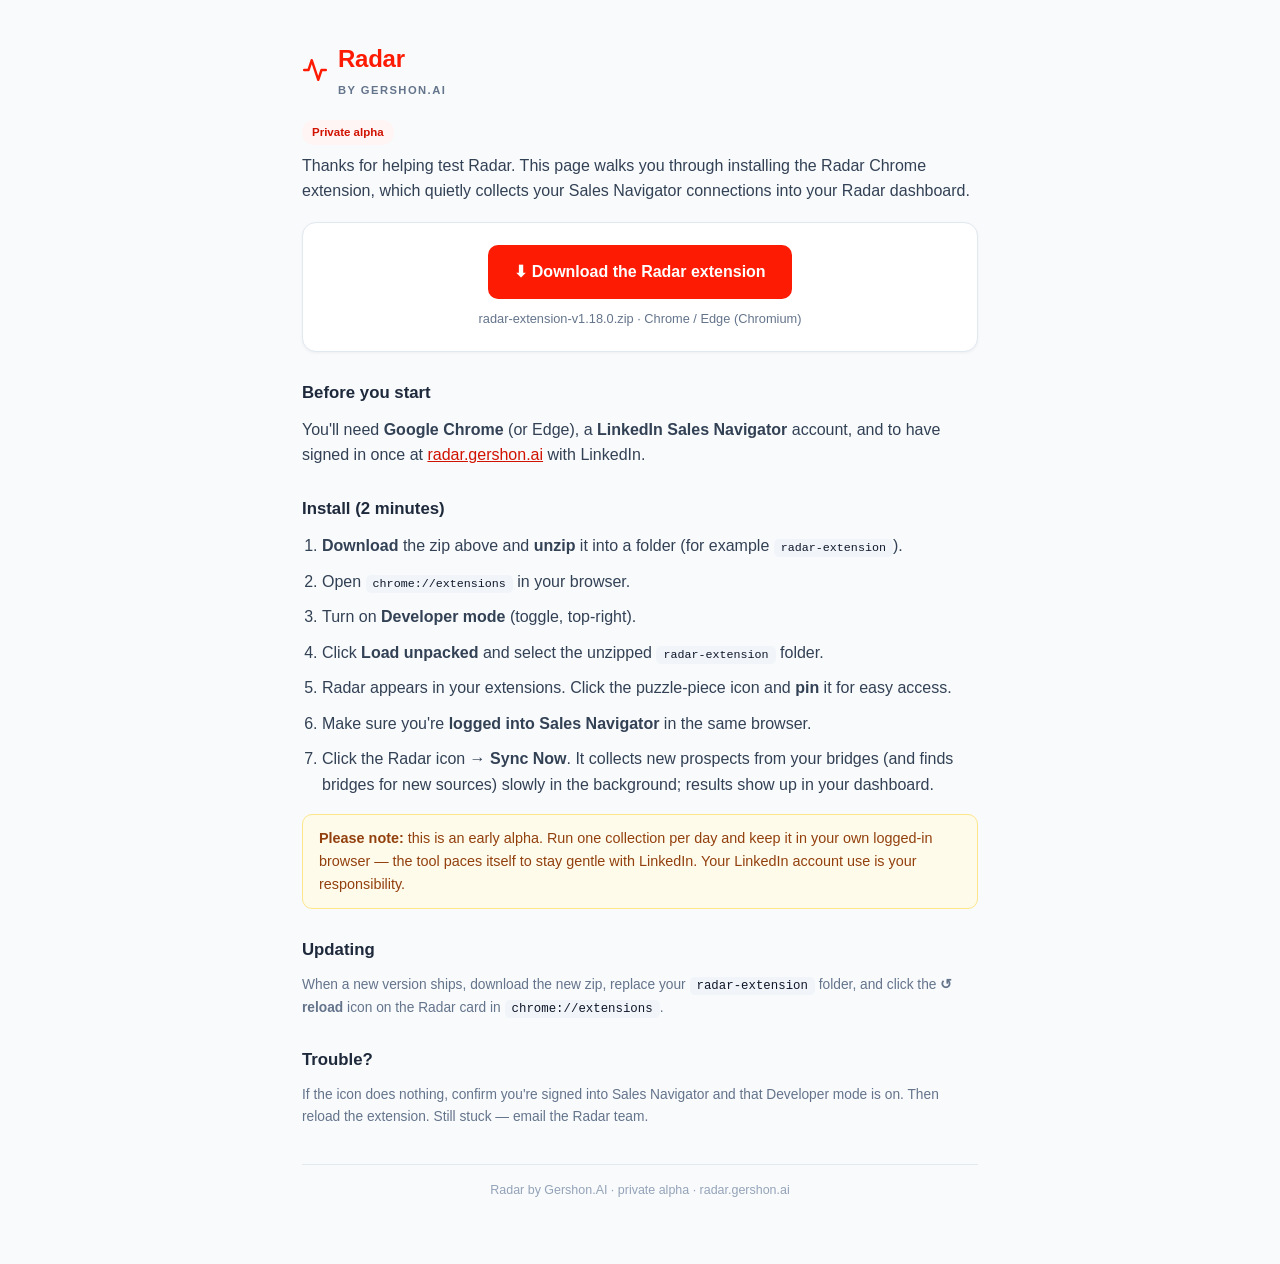
<file: app/extension.html>
<!DOCTYPE html>
<html lang="en">
<head>
<meta charset="UTF-8">
<meta name="viewport" content="width=device-width, initial-scale=1.0">
<meta name="robots" content="noindex">
<title>Radar by Gershon.AI — Install the Chrome Extension (Alpha)</title>
<style>
  :root{ --brand:#FE1B04; --brand-ink:#d11200; --ink:#0f172a; --muted:#64748b; --line:#e2e8f0; --bg:#f8fafc; }
  *{ box-sizing:border-box; margin:0; padding:0; }
  body{ font-family:-apple-system,BlinkMacSystemFont,'Segoe UI',sans-serif; background:var(--bg); color:var(--ink); line-height:1.6; }
  .wrap{ max-width:720px; margin:0 auto; padding:40px 22px 64px; }
  .brand{ display:flex; align-items:center; gap:10px; margin-bottom:6px; }
  .brand svg{ width:26px; height:26px; color:var(--brand); }
  .brand h1{ font-size:1.5rem; font-weight:800; color:var(--brand); letter-spacing:-0.01em; }
  .brand .by{ font-size:0.7rem; font-weight:700; letter-spacing:0.13em; text-transform:uppercase; color:var(--muted); margin-top:4px; }
  .alpha{ display:inline-block; background:#fff5f5; color:var(--brand-ink); font-size:0.72rem; font-weight:700; padding:3px 10px; border-radius:12px; margin:14px 0 8px; }
  h2{ font-size:1.05rem; margin:28px 0 10px; color:#1e293b; }
  p{ color:#334155; margin-bottom:10px; }
  .card{ background:#fff; border:1px solid var(--line); border-radius:14px; padding:22px 24px; box-shadow:0 1px 3px rgba(15,23,42,.05); margin-top:18px; }
  .dl{ display:inline-flex; align-items:center; gap:10px; background:var(--brand); color:#fff; font-weight:700; font-size:1rem; padding:14px 26px; border-radius:10px; text-decoration:none; transition:background .15s; }
  .dl:hover{ background:var(--brand-ink); }
  .ver{ font-size:0.8rem; color:var(--muted); margin-top:10px; }
  ol{ margin:6px 0 4px 20px; } ol li{ margin-bottom:10px; color:#334155; }
  code{ background:#f1f5f9; border-radius:5px; padding:2px 7px; font-size:0.9em; color:#0f172a; }
  .note{ background:#fffbeb; border:1px solid #fde68a; color:#92400e; border-radius:10px; padding:12px 16px; font-size:0.9rem; margin-top:16px; }
  .muted{ color:var(--muted); font-size:0.86rem; }
  a{ color:var(--brand-ink); }
  .foot{ margin-top:36px; padding-top:16px; border-top:1px solid var(--line); font-size:0.78rem; color:#94a3b8; text-align:center; }
</style>
</head>
<body>
<div class="wrap">
  <div class="brand">
    <svg viewBox="0 0 24 24" fill="none" stroke="currentColor" stroke-width="2.2" stroke-linecap="round" stroke-linejoin="round"><polyline points="22 12 18 12 15 21 9 3 6 12 2 12"/></svg>
    <div><h1>Radar</h1><div class="by">by Gershon.AI</div></div>
  </div>
  <span class="alpha">Private alpha</span>
  <p>Thanks for helping test Radar. This page walks you through installing the Radar Chrome extension, which quietly collects your Sales Navigator connections into your Radar dashboard.</p>

  <div class="card" style="text-align:center">
    <a class="dl" href="/radar-extension-v1.18.0.zip" download>⬇ Download the Radar extension</a>
    <div class="ver">radar-extension-v1.18.0.zip · Chrome / Edge (Chromium)</div>
  </div>

  <h2>Before you start</h2>
  <p>You'll need <strong>Google Chrome</strong> (or Edge), a <strong>LinkedIn Sales Navigator</strong> account, and to have signed in once at <a href="https://radar.gershon.ai" target="_blank">radar.gershon.ai</a> with LinkedIn.</p>

  <h2>Install (2 minutes)</h2>
  <ol>
    <li><strong>Download</strong> the zip above and <strong>unzip</strong> it into a folder (for example <code>radar-extension</code>).</li>
    <li>Open <code>chrome://extensions</code> in your browser.</li>
    <li>Turn on <strong>Developer mode</strong> (toggle, top-right).</li>
    <li>Click <strong>Load unpacked</strong> and select the unzipped <code>radar-extension</code> folder.</li>
    <li>Radar appears in your extensions. Click the puzzle-piece icon and <strong>pin</strong> it for easy access.</li>
    <li>Make sure you're <strong>logged into Sales Navigator</strong> in the same browser.</li>
    <li>Click the Radar icon → <strong>Sync Now</strong>. It collects new prospects from your bridges (and finds bridges for new sources) slowly in the background; results show up in your dashboard.</li>
  </ol>

  <div class="note"><strong>Please note:</strong> this is an early alpha. Run one collection per day and keep it in your own logged-in browser — the tool paces itself to stay gentle with LinkedIn. Your LinkedIn account use is your responsibility.</div>

  <h2>Updating</h2>
  <p class="muted">When a new version ships, download the new zip, replace your <code>radar-extension</code> folder, and click the <strong>↺ reload</strong> icon on the Radar card in <code>chrome://extensions</code>.</p>

  <h2>Trouble?</h2>
  <p class="muted">If the icon does nothing, confirm you're signed into Sales Navigator and that Developer mode is on. Then reload the extension. Still stuck — email the Radar team.</p>

  <div class="foot">Radar by Gershon.AI · private alpha · radar.gershon.ai</div>
</div>
</body>
</html>
</file>
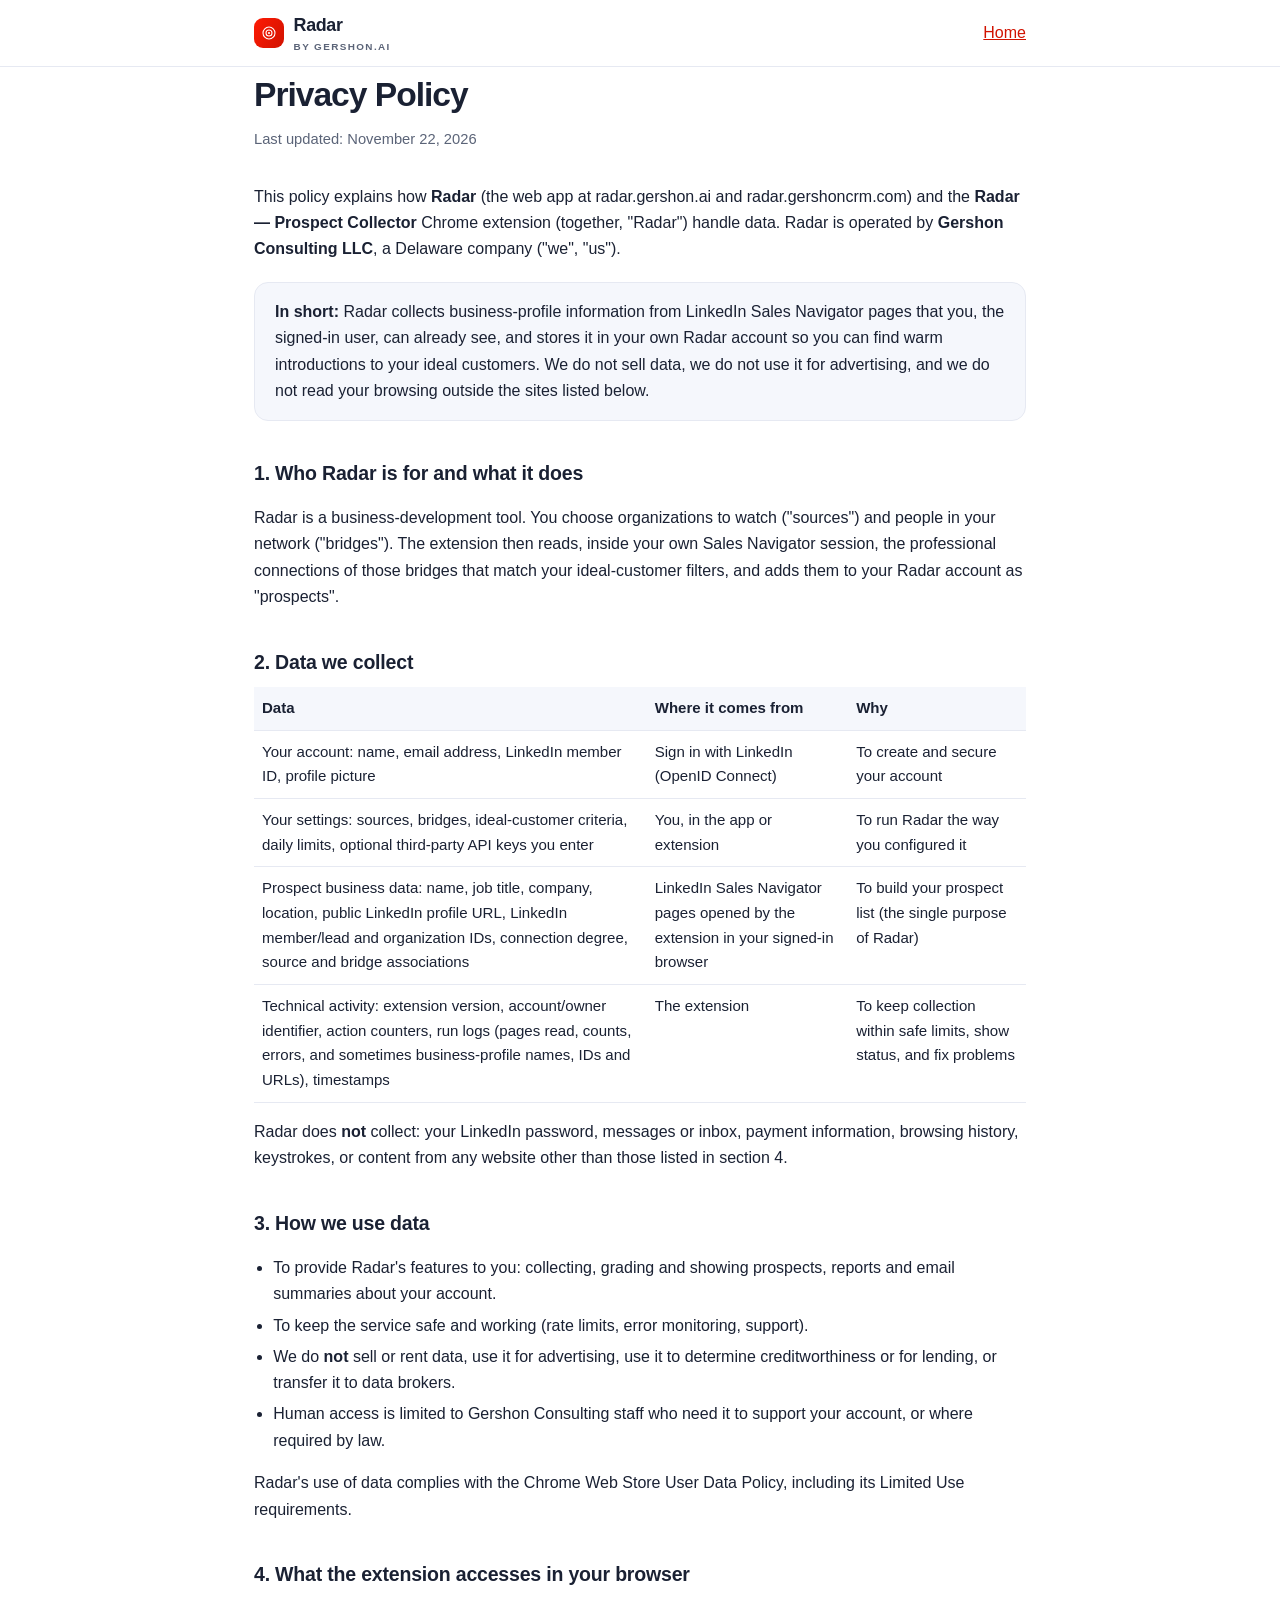
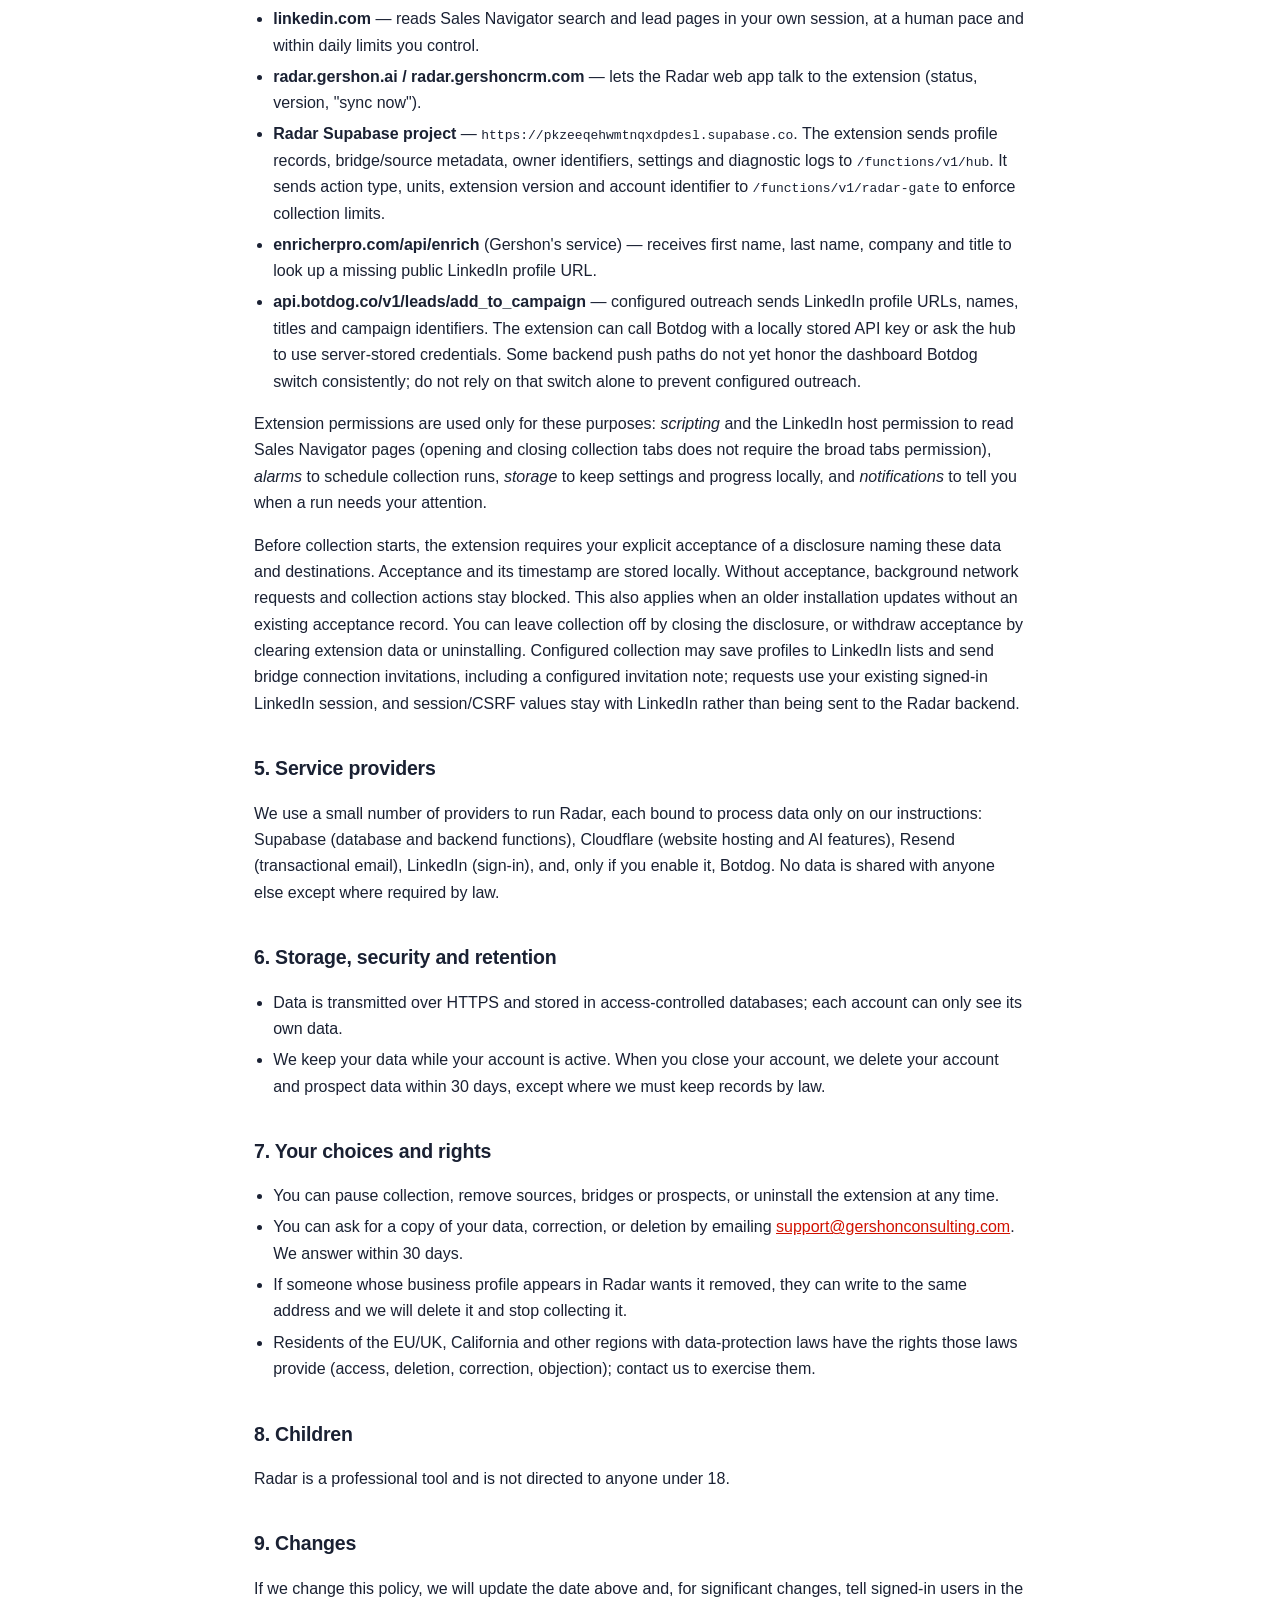
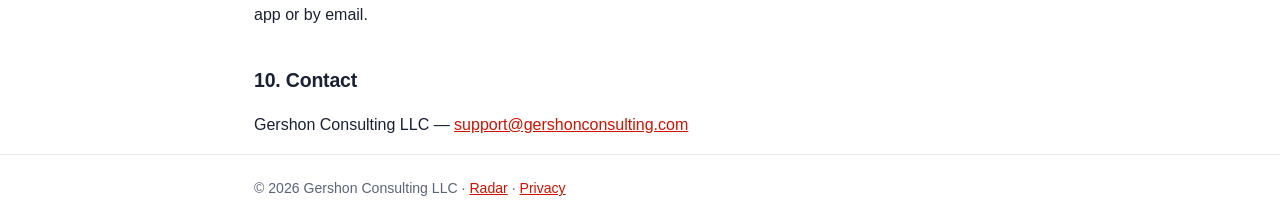
<file: app/privacy.html>
<!DOCTYPE html>
<html lang="en">
<head>
<meta charset="UTF-8" />
<meta name="viewport" content="width=device-width, initial-scale=1.0" />
<title>Privacy Policy — Radar by Gershon.AI</title>
<meta name="description" content="How Radar and the Radar Chrome extension collect, use, store and protect data." />
<link rel="icon" href="/favicon.svg" type="image/svg+xml" />
<link rel="canonical" href="https://radar.gershon.ai/privacy" />
<style>
  :root{--brand:#FE1B04;--brand2:#d11200;--muted:#5b6478;--line:#e6e9f2;--soft:#f5f7fc;--grad:linear-gradient(120deg,#FE1B04 0%,#d11200 100%)}
  *{box-sizing:border-box}
  body{margin:0;font-family:-apple-system,BlinkMacSystemFont,"Segoe UI",Inter,Roboto,Helvetica,Arial,sans-serif;color:#1a2133;background:#fff;line-height:1.65;-webkit-font-smoothing:antialiased}
  a{color:var(--brand2)}
  header{border-bottom:1px solid var(--line);background:#fff}
  .wrap{max-width:820px;margin:0 auto;padding:0 24px}
  .nav{display:flex;align-items:center;justify-content:space-between;height:66px}
  .brand{display:flex;align-items:center;gap:.6rem;font-weight:800;font-size:1.12rem;letter-spacing:-.02em;color:#1a2133;text-decoration:none}
  .brand .dot{width:30px;height:30px;border-radius:9px;background:var(--grad);display:grid;place-items:center}
  .brand small{display:block;font-weight:600;font-size:.62rem;letter-spacing:.14em;color:var(--muted);text-transform:uppercase;margin-top:-2px}
  main{padding:40px 0 64px}
  h1{font-size:2.1rem;letter-spacing:-.03em;margin:0 0 .3rem}
  .updated{color:var(--muted);font-size:.92rem;margin:0 0 2rem}
  h2{font-size:1.22rem;margin:2.2rem 0 .6rem;letter-spacing:-.01em}
  ul{padding-left:1.2rem}
  li{margin:.3rem 0}
  .box{background:var(--soft);border:1px solid var(--line);border-radius:14px;padding:16px 20px;margin:1.2rem 0}
  table{width:100%;border-collapse:collapse;font-size:.94rem;margin:.6rem 0}
  th,td{text-align:left;border-bottom:1px solid var(--line);padding:.55rem .5rem;vertical-align:top}
  th{background:var(--soft)}
  footer{border-top:1px solid var(--line);color:var(--muted);font-size:.88rem;padding:22px 0}
</style>
</head>
<body>
<header>
  <div class="wrap nav">
    <a class="brand" href="/">
      <span class="dot"><svg width="16" height="16" viewBox="0 0 24 24" fill="none"><circle cx="12" cy="12" r="9" stroke="#fff" stroke-width="1.6"/><circle cx="12" cy="12" r="4.5" stroke="#fff" stroke-width="1.6"/><circle cx="12" cy="12" r="1.6" fill="#fff"/></svg></span>
      <span>Radar<small>by Gershon.AI</small></span>
    </a>
    <a href="/">Home</a>
  </div>
</header>

<main class="wrap">
  <h1>Privacy Policy</h1>
  <p class="updated">Last updated: November 22, 2026</p>

  <p>This policy explains how <strong>Radar</strong> (the web app at radar.gershon.ai and radar.gershoncrm.com) and the <strong>Radar — Prospect Collector</strong> Chrome extension (together, "Radar") handle data. Radar is operated by <strong>Gershon Consulting LLC</strong>, a Delaware company ("we", "us").</p>

  <div class="box"><strong>In short:</strong> Radar collects business-profile information from LinkedIn Sales Navigator pages that you, the signed-in user, can already see, and stores it in your own Radar account so you can find warm introductions to your ideal customers. We do not sell data, we do not use it for advertising, and we do not read your browsing outside the sites listed below.</div>

  <h2>1. Who Radar is for and what it does</h2>
  <p>Radar is a business-development tool. You choose organizations to watch ("sources") and people in your network ("bridges"). The extension then reads, inside your own Sales Navigator session, the professional connections of those bridges that match your ideal-customer filters, and adds them to your Radar account as "prospects".</p>

  <h2>2. Data we collect</h2>
  <table>
    <tr><th>Data</th><th>Where it comes from</th><th>Why</th></tr>
    <tr><td>Your account: name, email address, LinkedIn member ID, profile picture</td><td>Sign in with LinkedIn (OpenID Connect)</td><td>To create and secure your account</td></tr>
    <tr><td>Your settings: sources, bridges, ideal-customer criteria, daily limits, optional third-party API keys you enter</td><td>You, in the app or extension</td><td>To run Radar the way you configured it</td></tr>
    <tr><td>Prospect business data: name, job title, company, location, public LinkedIn profile URL, LinkedIn member/lead and organization IDs, connection degree, source and bridge associations</td><td>LinkedIn Sales Navigator pages opened by the extension in your signed-in browser</td><td>To build your prospect list (the single purpose of Radar)</td></tr>
    <tr><td>Technical activity: extension version, account/owner identifier, action counters, run logs (pages read, counts, errors, and sometimes business-profile names, IDs and URLs), timestamps</td><td>The extension</td><td>To keep collection within safe limits, show status, and fix problems</td></tr>
  </table>
  <p>Radar does <strong>not</strong> collect: your LinkedIn password, messages or inbox, payment information, browsing history, keystrokes, or content from any website other than those listed in section 4.</p>

  <h2>3. How we use data</h2>
  <ul>
    <li>To provide Radar's features to you: collecting, grading and showing prospects, reports and email summaries about your account.</li>
    <li>To keep the service safe and working (rate limits, error monitoring, support).</li>
    <li>We do <strong>not</strong> sell or rent data, use it for advertising, use it to determine creditworthiness or for lending, or transfer it to data brokers.</li>
    <li>Human access is limited to Gershon Consulting staff who need it to support your account, or where required by law.</li>
  </ul>
  <p>Radar's use of data complies with the Chrome Web Store User Data Policy, including its Limited Use requirements.</p>

  <h2>4. What the extension accesses in your browser</h2>
  <ul>
    <li><strong>linkedin.com</strong> — reads Sales Navigator search and lead pages in your own session, at a human pace and within daily limits you control.</li>
    <li><strong>radar.gershon.ai / radar.gershoncrm.com</strong> — lets the Radar web app talk to the extension (status, version, "sync now").</li>
    <li><strong>Radar Supabase project</strong> — <code>https://pkzeeqehwmtnqxdpdesl.supabase.co</code>. The extension sends profile records, bridge/source metadata, owner identifiers, settings and diagnostic logs to <code>/functions/v1/hub</code>. It sends action type, units, extension version and account identifier to <code>/functions/v1/radar-gate</code> to enforce collection limits.</li>
    <li><strong>enricherpro.com/api/enrich</strong> (Gershon's service) — receives first name, last name, company and title to look up a missing public LinkedIn profile URL.</li>
    <li><strong>api.botdog.co/v1/leads/add_to_campaign</strong> — configured outreach sends LinkedIn profile URLs, names, titles and campaign identifiers. The extension can call Botdog with a locally stored API key or ask the hub to use server-stored credentials. Some backend push paths do not yet honor the dashboard Botdog switch consistently; do not rely on that switch alone to prevent configured outreach.</li>
  </ul>
  <p>Extension permissions are used only for these purposes: <em>scripting</em> and the LinkedIn host permission to read Sales Navigator pages (opening and closing collection tabs does not require the broad tabs permission), <em>alarms</em> to schedule collection runs, <em>storage</em> to keep settings and progress locally, and <em>notifications</em> to tell you when a run needs your attention.</p>

  <p>Before collection starts, the extension requires your explicit acceptance of a disclosure naming these data and destinations. Acceptance and its timestamp are stored locally. Without acceptance, background network requests and collection actions stay blocked. This also applies when an older installation updates without an existing acceptance record. You can leave collection off by closing the disclosure, or withdraw acceptance by clearing extension data or uninstalling. Configured collection may save profiles to LinkedIn lists and send bridge connection invitations, including a configured invitation note; requests use your existing signed-in LinkedIn session, and session/CSRF values stay with LinkedIn rather than being sent to the Radar backend.</p>

  <h2>5. Service providers</h2>
  <p>We use a small number of providers to run Radar, each bound to process data only on our instructions: Supabase (database and backend functions), Cloudflare (website hosting and AI features), Resend (transactional email), LinkedIn (sign-in), and, only if you enable it, Botdog. No data is shared with anyone else except where required by law.</p>

  <h2>6. Storage, security and retention</h2>
  <ul>
    <li>Data is transmitted over HTTPS and stored in access-controlled databases; each account can only see its own data.</li>
    <li>We keep your data while your account is active. When you close your account, we delete your account and prospect data within 30 days, except where we must keep records by law.</li>
  </ul>

  <h2>7. Your choices and rights</h2>
  <ul>
    <li>You can pause collection, remove sources, bridges or prospects, or uninstall the extension at any time.</li>
    <li>You can ask for a copy of your data, correction, or deletion by emailing <a href="mailto:support@gershonconsulting.com">support@gershonconsulting.com</a>. We answer within 30 days.</li>
    <li>If someone whose business profile appears in Radar wants it removed, they can write to the same address and we will delete it and stop collecting it.</li>
    <li>Residents of the EU/UK, California and other regions with data-protection laws have the rights those laws provide (access, deletion, correction, objection); contact us to exercise them.</li>
  </ul>

  <h2>8. Children</h2>
  <p>Radar is a professional tool and is not directed to anyone under 18.</p>

  <h2>9. Changes</h2>
  <p>If we change this policy, we will update the date above and, for significant changes, tell signed-in users in the app or by email.</p>

  <h2>10. Contact</h2>
  <p>Gershon Consulting LLC — <a href="mailto:support@gershonconsulting.com">support@gershonconsulting.com</a></p>
</main>

<footer>
  <div class="wrap">© 2026 Gershon Consulting LLC · <a href="/">Radar</a> · <a href="/privacy">Privacy</a></div>
</footer>
</body>
</html>
</file>
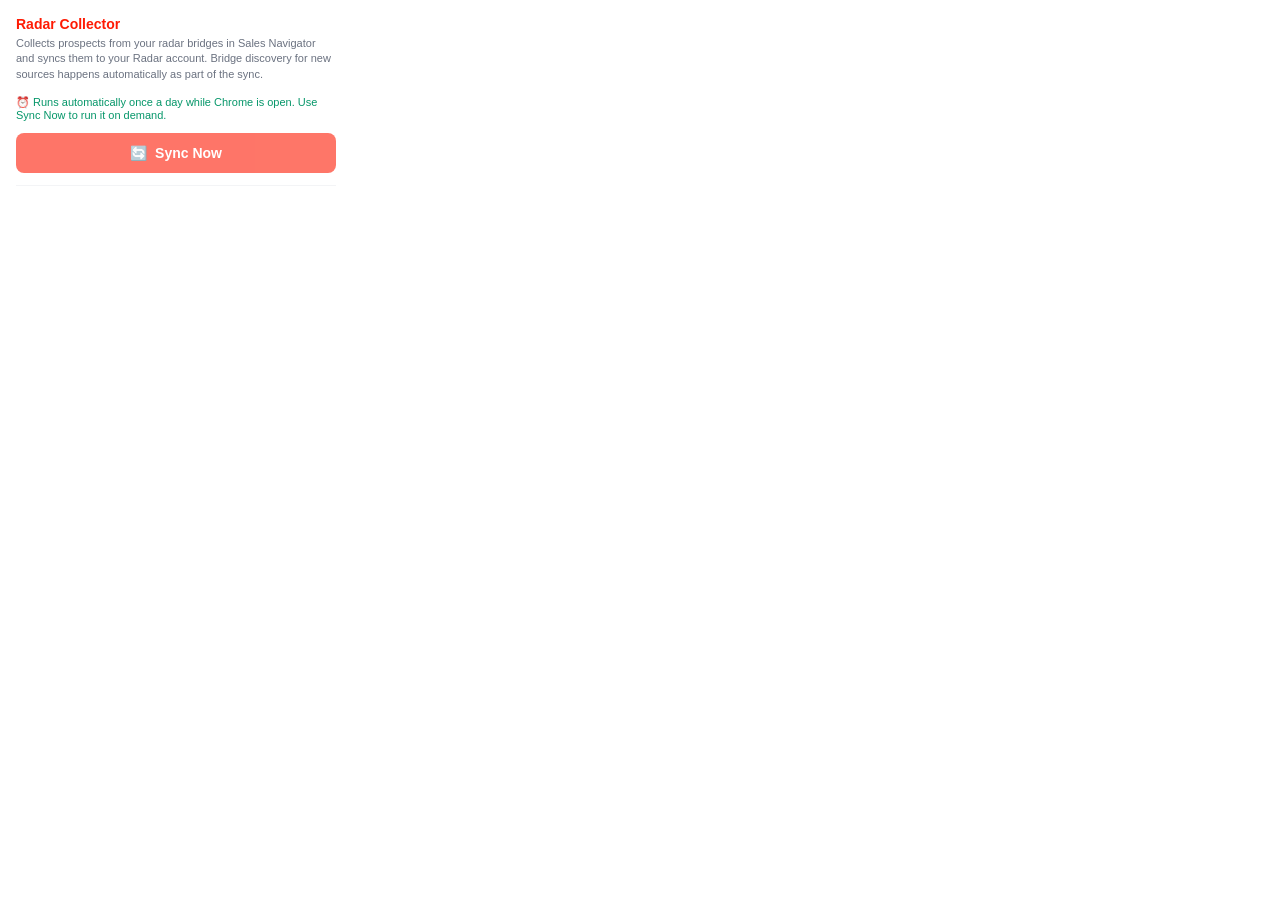
<file: salesnav-radar-extension/popup.html>
<!DOCTYPE html>
<html>
<head>
  <meta charset="utf-8" />
  <title>Radar Collector</title>
  <style>
    body { width: 320px; font: 13px -apple-system, BlinkMacSystemFont, 'Segoe UI', sans-serif; margin: 0; padding: 16px; color: #1f2937; }
    .header { display: flex; align-items: baseline; justify-content: space-between; margin-bottom: 4px; }
    h1 { font-size: 14px; margin: 0; font-weight: 600; color: #FE1B04; }
    .ver { font-size: 10px; color: #9ca3af; font-weight: 400; }
    .sub { font-size: 11px; color: #6b7280; margin-bottom: 14px; line-height: 1.4; }
    .auto { font-size: 11px; color: #059669; margin: 2px 0 12px; }
    .btn { display: flex; align-items: center; justify-content: center; gap: 8px; width: 100%; padding: 12px; margin-bottom: 8px; border-radius: 8px; font-size: 14px; font-weight: 600; cursor: pointer; border: none; background: #FE1B04; color: white; }
    .btn:hover { background: #d11200; }
    .btn:disabled { opacity: 0.6; cursor: wait; }
    .status { font-size: 11px; padding: 8px 10px; border-radius: 6px; margin: 4px 0; line-height: 1.4; }
    .status.ok { background: #d1fae5; color: #065f46; }
    .status.err { background: #fee2e2; color: #991b1b; }
    .status.info { background: #f3f4f6; color: #374151; }
    .last { margin-top: 12px; padding-top: 10px; border-top: 1px solid #f3f4f6; font-size: 11px; color: #9ca3af; }
    dialog { box-sizing: border-box; width: calc(100% - 24px); max-width: 340px; max-height: 90vh; overflow: auto; border: 1px solid #e5e7eb; border-radius: 10px; padding: 16px; }
    dialog::backdrop { background: rgba(31,41,55,.45); }
    body:has(dialog[open]) { min-height: 520px; }
    dialog h2 { font-size: 16px; margin-top: 0; }
    dialog p { line-height: 1.5; overflow-wrap: anywhere; }
    a { color: #d11200; }
  </style>
</head>
<body>
  <div class="header">
    <h1>Radar Collector</h1>
    <span class="ver" id="ver"></span>
  </div>
  <div class="sub">Collects prospects from your radar bridges in Sales Navigator and syncs them to your Radar account. Bridge discovery for new sources happens automatically as part of the sync.</div>
  <div class="auto">⏰ Runs automatically once a day while Chrome is open. Use Sync Now to run it on demand.</div>
  <button id="sync-now" class="btn" disabled><span>🔄</span> Sync Now</button>
  <div id="status"></div>
  <div class="last" id="last-captured"></div>
  <dialog id="consent" aria-labelledby="consent-title">
    <h2 id="consent-title">Allow Radar collection?</h2>
    <p>Radar reads business profiles and connections visible in your signed-in LinkedIn session: names, titles, companies, locations, profile URLs, member IDs and connection degrees.</p>
    <p>It sends these records, account identifiers, settings and diagnostic logs to the Radar Supabase project at <strong>pkzeeqehwmtnqxdpdesl.supabase.co</strong> to build your prospect list and enforce collection limits. Logs can include profile names, IDs and errors.</p>
    <p>Missing profile URLs may be resolved by sending name, company and title to <strong>enricherpro.com/api/enrich</strong>. Configured Botdog outreach can send profile URLs, names, titles and a campaign ID to <strong>api.botdog.co/v1/leads/add_to_campaign</strong>, directly or through the backend. Settings may also enable LinkedIn list saves and bridge invitations.</p>
    <p>Collection stays off until you accept, including after updating an older installation. Acceptance is saved locally with a timestamp. Close this window to leave collection off. To withdraw consent, uninstall Radar or clear its extension data.</p>
    <p><a href="https://radar.gershon.ai/privacy" target="_blank" rel="noopener">Read the privacy policy</a></p>
    <button id="accept-consent" class="btn">Accept and enable collection</button>
    <p id="consent-error" role="alert"></p>
  </dialog>
  <script src="consent.js"></script>
  <script src="popup.js"></script>
</body>
</html>
</file>
